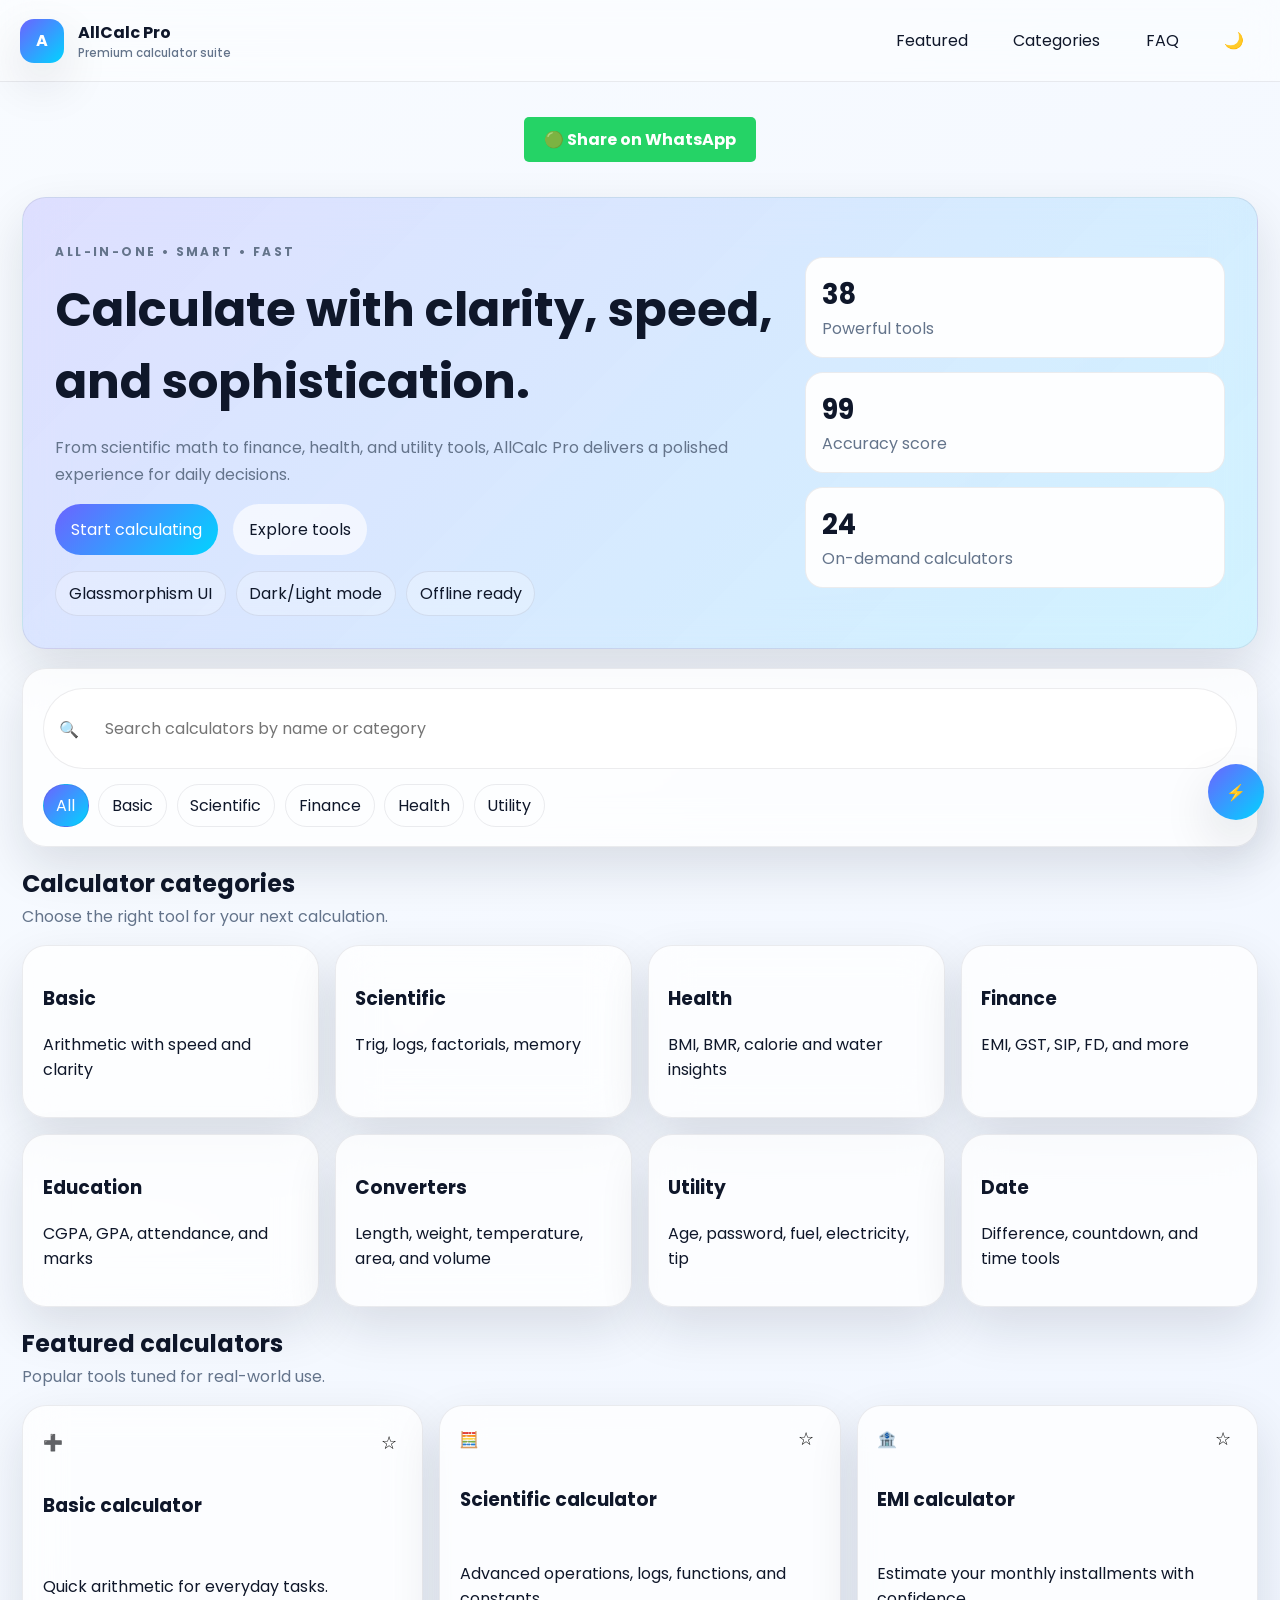
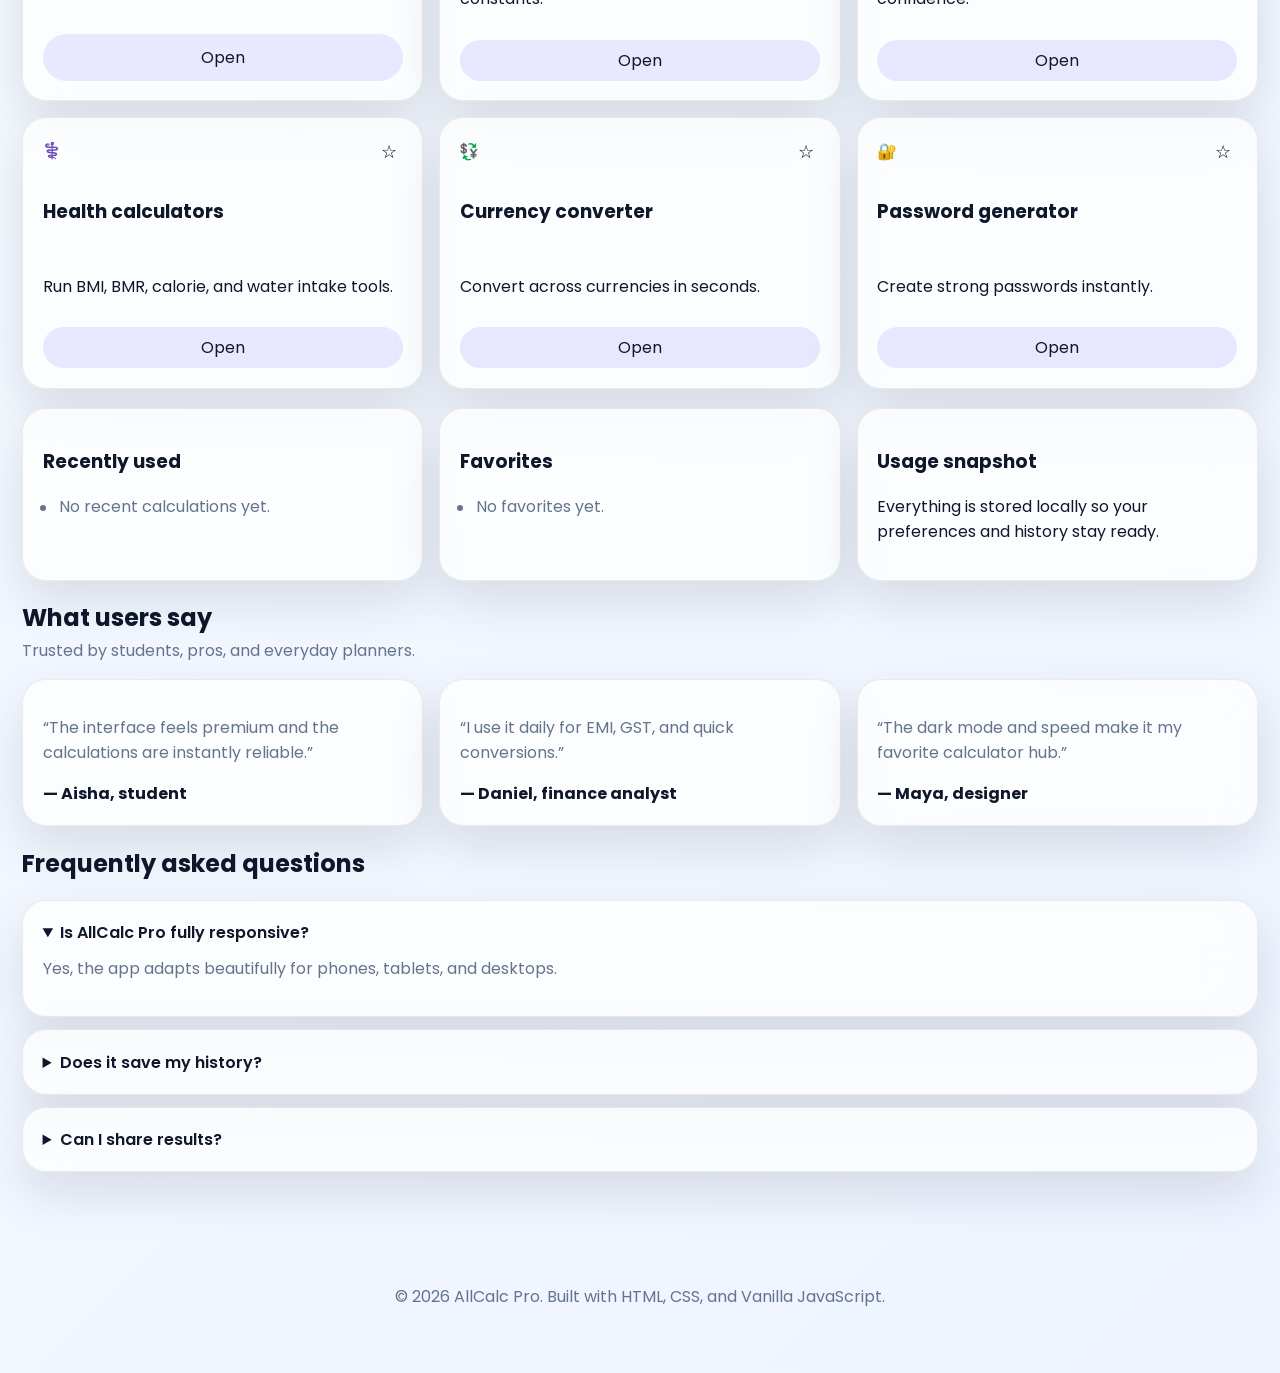
<file: AllCalc-Pro/index.html>
<!DOCTYPE html>
<html lang="en" data-theme="light">
  <head>
    <title>AllCalc Pro - Best Free Online Calculator</title>
<meta name="description" content="AllCalc Pro offers fast, accurate, and easy-to-use online calculators for daily math and basic calculations.">
<meta name="keywords" content="calculator, online calculator, free calculator, AllCalc Pro, premium calculator">
    <meta charset="UTF-8" />
    <meta name="viewport" content="width=device-width, initial-scale=1.0" />
   

    <link rel="preconnect" href="https://fonts.googleapis.com" />
    <link rel="preconnect" href="https://fonts.gstatic.com" crossorigin />
    <link href="https://fonts.googleapis.com/css2?family=Poppins:wght@300;400;500;600;700;800&display=swap" rel="stylesheet" />
    <link rel="stylesheet" href="style.css" />
  </head>
  <body>
    <button class="back-to-top" aria-label="Back to top">↑</button>
    <button class="fab" aria-label="Quick actions">⚡</button>
    <div class="toast-container" id="toast-container"></div>
    <header class="topbar">
      <a class="brand" href="#"><span class="brand-mark">A</span><span><strong>AllCalc Pro</strong><small>Premium calculator suite</small></span></a>
      <nav class="top-nav" aria-label="Primary navigation">
        <a href="#featured">Featured</a><a href="#categories">Categories</a><a href="#faq">FAQ</a><button class="theme-toggle" id="theme-toggle" aria-label="Toggle theme">🌙</button>
      </nav>
    </header>
    <main class="page-shell">
      <div style="text-align: center; margin: 15px 0;">
    <a href="https://api.whatsapp.com/send?text=Hey! Check out this awesome premium calculator: https://sam-1102-soft.github.io/premium-calculator/AllCalc-Pro/" target="_blank" style="background-color: #25D366; color: white; padding: 10px 20px; text-decoration: none; border-radius: 5px; font-weight: bold; display: inline-block;">
        🟢 Share on WhatsApp
    </a>
</div>
      <section class="hero card">
        <div>
          <p class="eyebrow">All-in-one • Smart • Fast</p>
          <h1>Calculate with clarity, speed, and sophistication.</h1>
          <p>From scientific math to finance, health, and utility tools, AllCalc Pro delivers a polished experience for daily decisions.</p>
          <div class="hero-actions"><a class="btn btn-primary" href="calculators/basic.html">Start calculating</a><a class="btn btn-secondary" href="#featured">Explore tools</a></div>
          <div class="hero-tags"><span>Glassmorphism UI</span><span>Dark/Light mode</span><span>Offline ready</span></div>
        </div>
        <div class="hero-panel"><div class="metric-card"><strong class="counter" data-target="38">0</strong><span>Powerful tools</span></div><div class="metric-card"><strong class="counter" data-target="99">0</strong><span>Accuracy score</span></div><div class="metric-card"><strong class="counter" data-target="24">0</strong><span>On-demand calculators</span></div></div>
      </section>
      <section class="search-panel card">
        <label class="search-box" for="search"><span>🔍</span><input id="search" type="search" placeholder="Search calculators by name or category" /></label>
        <div class="chip-row"><button class="chip is-active" data-filter="all">All</button><button class="chip" data-filter="Basic">Basic</button><button class="chip" data-filter="Scientific">Scientific</button><button class="chip" data-filter="Finance">Finance</button><button class="chip" data-filter="Health">Health</button><button class="chip" data-filter="Utility">Utility</button></div>
      </section>
      <section id="categories" class="section"><div class="section-heading"><h2>Calculator categories</h2><p>Choose the right tool for your next calculation.</p></div><div class="grid categories-grid"><a class="category-card" href="calculators/basic.html"><h3>Basic</h3><p>Arithmetic with speed and clarity</p></a><a class="category-card" href="calculators/scientific.html"><h3>Scientific</h3><p>Trig, logs, factorials, memory</p></a><a class="category-card" href="calculators/health.html"><h3>Health</h3><p>BMI, BMR, calorie and water insights</p></a><a class="category-card" href="calculators/emi.html"><h3>Finance</h3><p>EMI, GST, SIP, FD, and more</p></a><a class="category-card" href="calculators/cgpa.html"><h3>Education</h3><p>CGPA, GPA, attendance, and marks</p></a><a class="category-card" href="calculators/length.html"><h3>Converters</h3><p>Length, weight, temperature, area, and volume</p></a><a class="category-card" href="calculators/age.html"><h3>Utility</h3><p>Age, password, fuel, electricity, tip</p></a><a class="category-card" href="calculators/date.html"><h3>Date</h3><p>Difference, countdown, and time tools</p></a></div></section>
      <section id="featured" class="section"><div class="section-heading"><h2>Featured calculators</h2><p>Popular tools tuned for real-world use.</p></div><div class="grid calculator-grid" id="calculator-grid"><article class="calculator-card" data-name="Basic Calculator" data-category="Basic" data-url="calculators/basic.html"><div class="card-head"><span>➕</span><button class="favorite-btn" data-fav="basic">☆</button></div><h3>Basic calculator</h3><p>Quick arithmetic for everyday tasks.</p><a href="calculators/basic.html" class="btn btn-mini">Open</a></article><article class="calculator-card" data-name="Scientific Calculator" data-category="Scientific" data-url="calculators/scientific.html"><div class="card-head"><span>🧮</span><button class="favorite-btn" data-fav="scientific">☆</button></div><h3>Scientific calculator</h3><p>Advanced operations, logs, functions, and constants.</p><a href="calculators/scientific.html" class="btn btn-mini">Open</a></article><article class="calculator-card" data-name="EMI Calculator" data-category="Finance" data-url="calculators/emi.html"><div class="card-head"><span>🏦</span><button class="favorite-btn" data-fav="emi">☆</button></div><h3>EMI calculator</h3><p>Estimate your monthly installments with confidence.</p><a href="calculators/emi.html" class="btn btn-mini">Open</a></article><article class="calculator-card" data-name="Health calculators" data-category="Health" data-url="calculators/health.html"><div class="card-head"><span>⚕️</span><button class="favorite-btn" data-fav="health">☆</button></div><h3>Health calculators</h3><p>Run BMI, BMR, calorie, and water intake tools.</p><a href="calculators/health.html" class="btn btn-mini">Open</a></article><article class="calculator-card" data-name="Currency Converter" data-category="Utility" data-url="calculators/currency.html"><div class="card-head"><span>💱</span><button class="favorite-btn" data-fav="currency">☆</button></div><h3>Currency converter</h3><p>Convert across currencies in seconds.</p><a href="calculators/currency.html" class="btn btn-mini">Open</a></article><article class="calculator-card" data-name="Password Generator" data-category="Utility" data-url="calculators/password.html"><div class="card-head"><span>🔐</span><button class="favorite-btn" data-fav="password">☆</button></div><h3>Password generator</h3><p>Create strong passwords instantly.</p><a href="calculators/password.html" class="btn btn-mini">Open</a></article></div></section>
      <section id="stats" class="section stats-grid"><div class="card stat-card"><h3>Recently used</h3><ul id="recent-list"></ul></div><div class="card stat-card"><h3>Favorites</h3><ul id="favorites-list"></ul></div><div class="card stat-card"><h3>Usage snapshot</h3><p>Everything is stored locally so your preferences and history stay ready.</p></div></section>
      <section class="section"><div class="section-heading"><h2>What users say</h2><p>Trusted by students, pros, and everyday planners.</p></div><div class="grid testimonials-grid"><article class="card quote-card"><p>“The interface feels premium and the calculations are instantly reliable.”</p><strong>— Aisha, student</strong></article><article class="card quote-card"><p>“I use it daily for EMI, GST, and quick conversions.”</p><strong>— Daniel, finance analyst</strong></article><article class="card quote-card"><p>“The dark mode and speed make it my favorite calculator hub.”</p><strong>— Maya, designer</strong></article></div></section>
      <section id="faq" class="section"><div class="section-heading"><h2>Frequently asked questions</h2></div><div class="faq-list"><details class="card faq-item" open><summary>Is AllCalc Pro fully responsive?</summary><p>Yes, the app adapts beautifully for phones, tablets, and desktops.</p></details><details class="card faq-item"><summary>Does it save my history?</summary><p>Yes, your calculations and favorites are preserved locally in your browser.</p></details><details class="card faq-item"><summary>Can I share results?</summary><p>Yes, you can copy, share, print, and export your history for easy use.</p></details></div></section>
    </main>
    <footer class="footer"><p>© 2026 AllCalc Pro. Built with HTML, CSS, and Vanilla JavaScript.</p></footer>
    <script src="script.js"></script>
  </body>
</html>
</file>
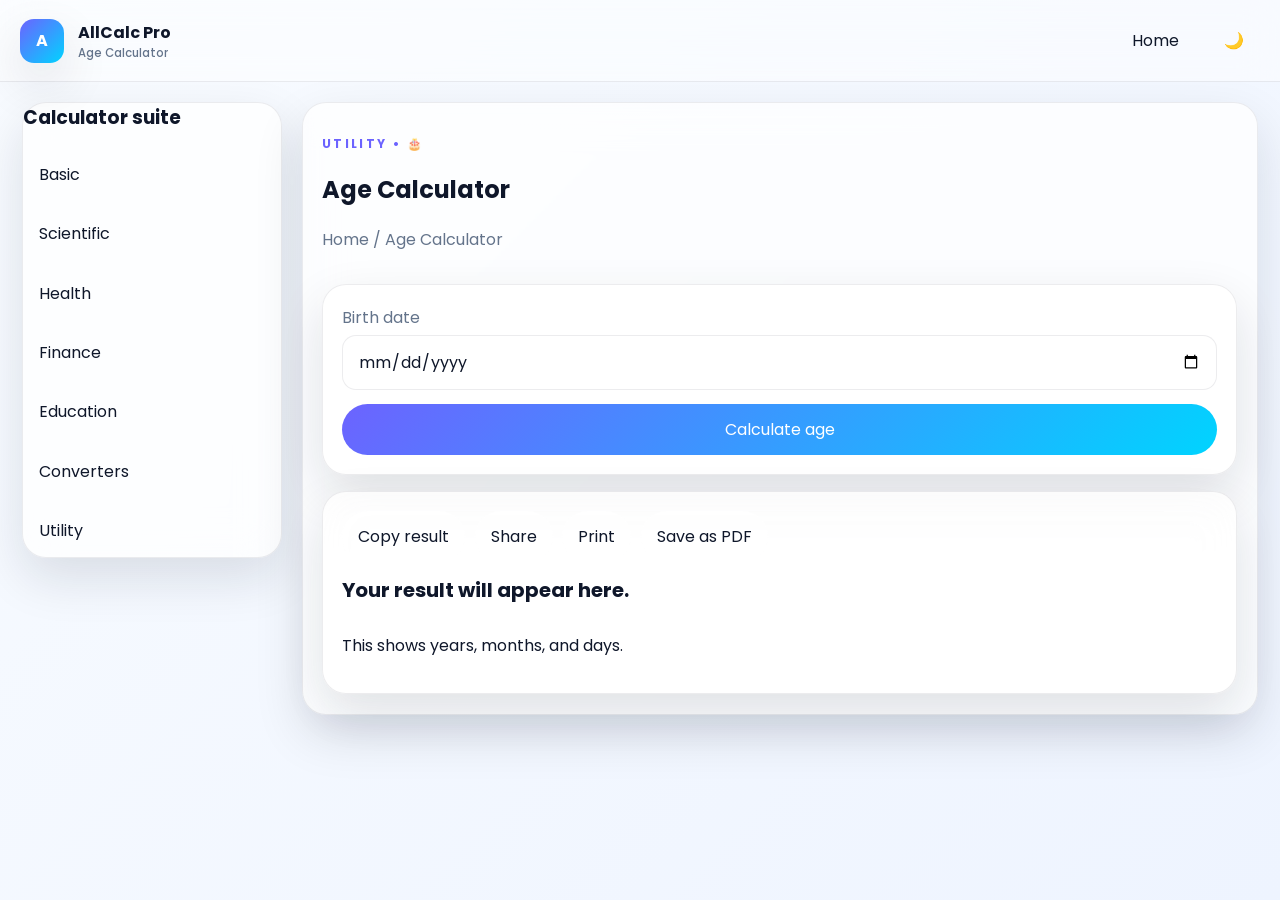
<file: AllCalc-Pro/calculators/age.html>
<!DOCTYPE html>
<html lang="en" data-theme="light">
  <head>
    <meta charset="UTF-8" />
    <meta name="viewport" content="width=device-width, initial-scale=1.0" />
    <title>Age Calculator | AllCalc Pro</title>
    <link rel="preconnect" href="https://fonts.googleapis.com" />
    <link rel="preconnect" href="https://fonts.gstatic.com" crossorigin />
    <link href="https://fonts.googleapis.com/css2?family=Poppins:wght@300;400;500;600;700&display=swap" rel="stylesheet" />
    <link rel="stylesheet" href="../style.css" />
  </head>
  <body data-page="age">
    <div class="toast-container" id="toast-container"></div>
    <header class="topbar">
      <a class="brand" href="../index.html"><span class="brand-mark">A</span><span><strong>AllCalc Pro</strong><small>Age Calculator</small></span></a>
      <nav class="top-nav" aria-label="Calculator navigation"><a href="../index.html">Home</a><button class="theme-toggle" id="theme-toggle" aria-label="Toggle theme">🌙</button></nav>
    </header>
    <main class="page-shell has-sidebar">
      <aside class="sidebar"><div class="sidebar-card"><h3>Calculator suite</h3><a class="nav-link" href="basic.html">Basic</a><a class="nav-link" href="scientific.html">Scientific</a><a class="nav-link" href="health.html">Health</a><a class="nav-link" href="emi.html">Finance</a><a class="nav-link" href="cgpa.html">Education</a><a class="nav-link" href="length.html">Converters</a><a class="nav-link" href="age.html">Utility</a></div></aside>
      <section class="calc-shell">
        <div class="page-intro"><div><p class="eyebrow">Utility • 🎂</p><h1>Age Calculator</h1><p class="breadcrumbs"><a href="../index.html">Home</a> / Age Calculator</p></div></div>
        <form class="calc-shell"><div class="form-grid"><label>Birth date <input id="birth-date" type="date" required /></label><button class="btn btn-primary" type="submit">Calculate age</button></div></form>
        <div class="result-card"><div class="result-actions"><button class="btn btn-secondary copy-result" type="button">Copy result</button><button class="btn btn-secondary share-result" type="button">Share</button><button class="btn btn-secondary print-result" type="button">Print</button><button class="btn btn-secondary pdf-result" type="button">Save as PDF</button></div><div class="result" id="result-output">Your result will appear here.</div><p>This shows years, months, and days.</p></div>
      </section>
    </main>
    <script src="../js/calculators.js"></script>
    <script src="../script.js"></script>
  </body>
</html>
</file>
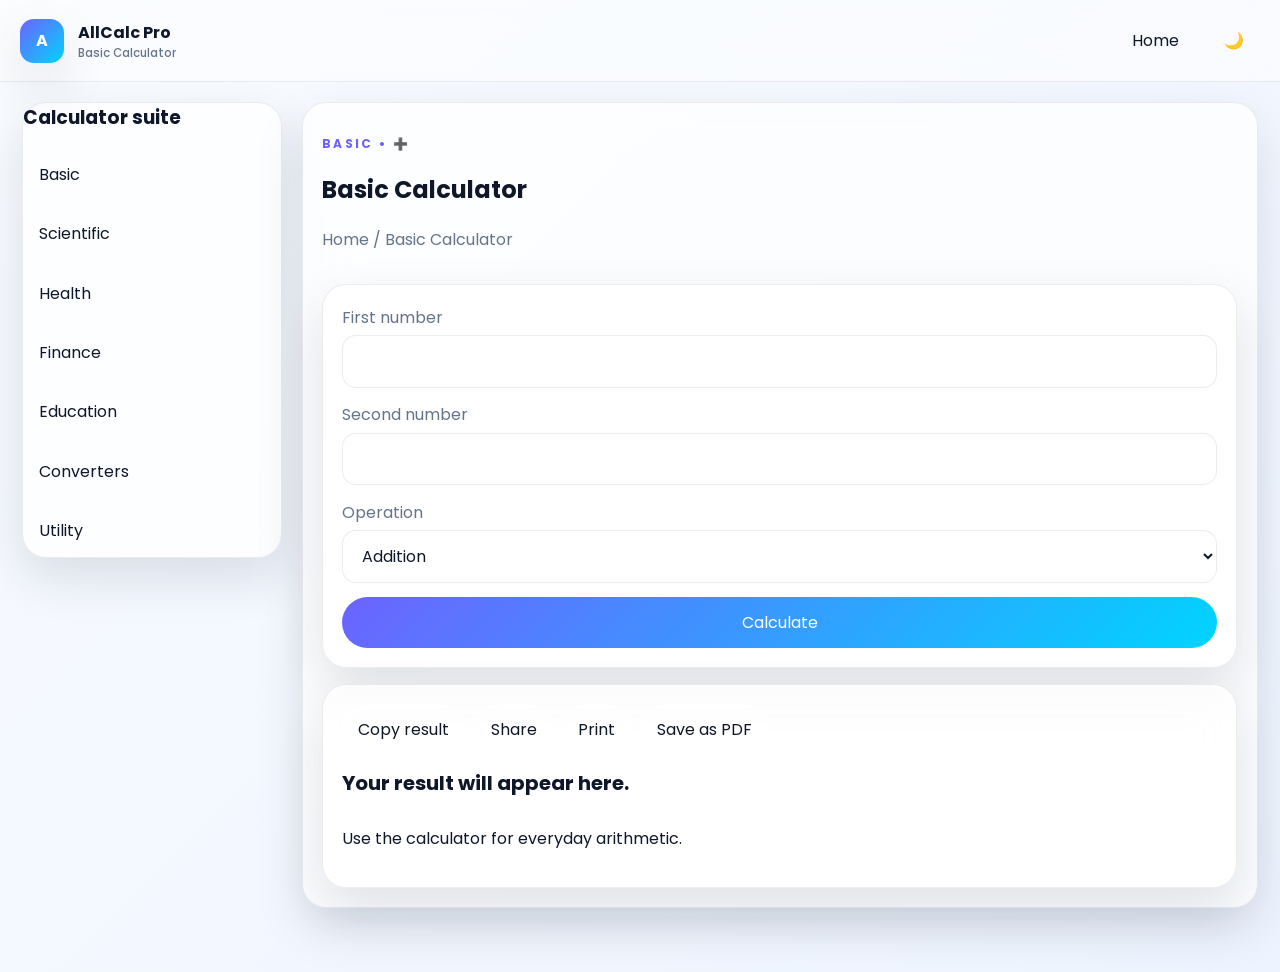
<file: AllCalc-Pro/calculators/basic.html>
<!DOCTYPE html>
<html lang="en" data-theme="light">
  <head>
    <meta charset="UTF-8" />
    <meta name="viewport" content="width=device-width, initial-scale=1.0" />
    <title>Basic Calculator | AllCalc Pro</title>
    <meta name="description" content="Fast arithmetic with addition, subtraction, multiplication, division, modulus, and percentages." />
    <link rel="preconnect" href="https://fonts.googleapis.com" />
    <link rel="preconnect" href="https://fonts.gstatic.com" crossorigin />
    <link href="https://fonts.googleapis.com/css2?family=Poppins:wght@300;400;500;600;700&display=swap" rel="stylesheet" />
    <link rel="stylesheet" href="../style.css" />
  </head>
  <body data-page="basic">
    <div class="toast-container" id="toast-container"></div>
    <header class="topbar">
      <a class="brand" href="../index.html"><span class="brand-mark">A</span><span><strong>AllCalc Pro</strong><small>Basic Calculator</small></span></a>
      <nav class="top-nav" aria-label="Calculator navigation"><a href="../index.html">Home</a><button class="theme-toggle" id="theme-toggle" aria-label="Toggle theme">🌙</button></nav>
    </header>
    <main class="page-shell has-sidebar">
      <aside class="sidebar"><div class="sidebar-card"><h3>Calculator suite</h3><a class="nav-link" href="basic.html">Basic</a><a class="nav-link" href="scientific.html">Scientific</a><a class="nav-link" href="health.html">Health</a><a class="nav-link" href="emi.html">Finance</a><a class="nav-link" href="cgpa.html">Education</a><a class="nav-link" href="length.html">Converters</a><a class="nav-link" href="age.html">Utility</a></div></aside>
      <section class="calc-shell">
        <div class="page-intro"><div><p class="eyebrow">Basic • ➕</p><h1>Basic Calculator</h1><p class="breadcrumbs"><a href="../index.html">Home</a> / Basic Calculator</p></div></div>
        <form class="calc-shell" id="basic-form"><div class="form-grid"><label>First number <input id="num-a" type="number" step="any" required /></label><label>Second number <input id="num-b" type="number" step="any" required /></label><label>Operation <select id="operation"><option value="+">Addition</option><option value="-">Subtraction</option><option value="*">Multiplication</option><option value="/">Division</option><option value="%">Percentage</option><option value="mod">Modulus</option></select></label><button class="btn btn-primary" type="submit">Calculate</button></div></form>
        <div class="result-card"><div class="result-actions"><button class="btn btn-secondary copy-result" type="button">Copy result</button><button class="btn btn-secondary share-result" type="button">Share</button><button class="btn btn-secondary print-result" type="button">Print</button><button class="btn btn-secondary pdf-result" type="button">Save as PDF</button></div><div class="result" id="result-output">Your result will appear here.</div><p>Use the calculator for everyday arithmetic.</p></div>
      </section>
    </main>
    <script src="../js/calculators.js"></script>
    <script src="../script.js"></script>
  </body>
</html>
</file>
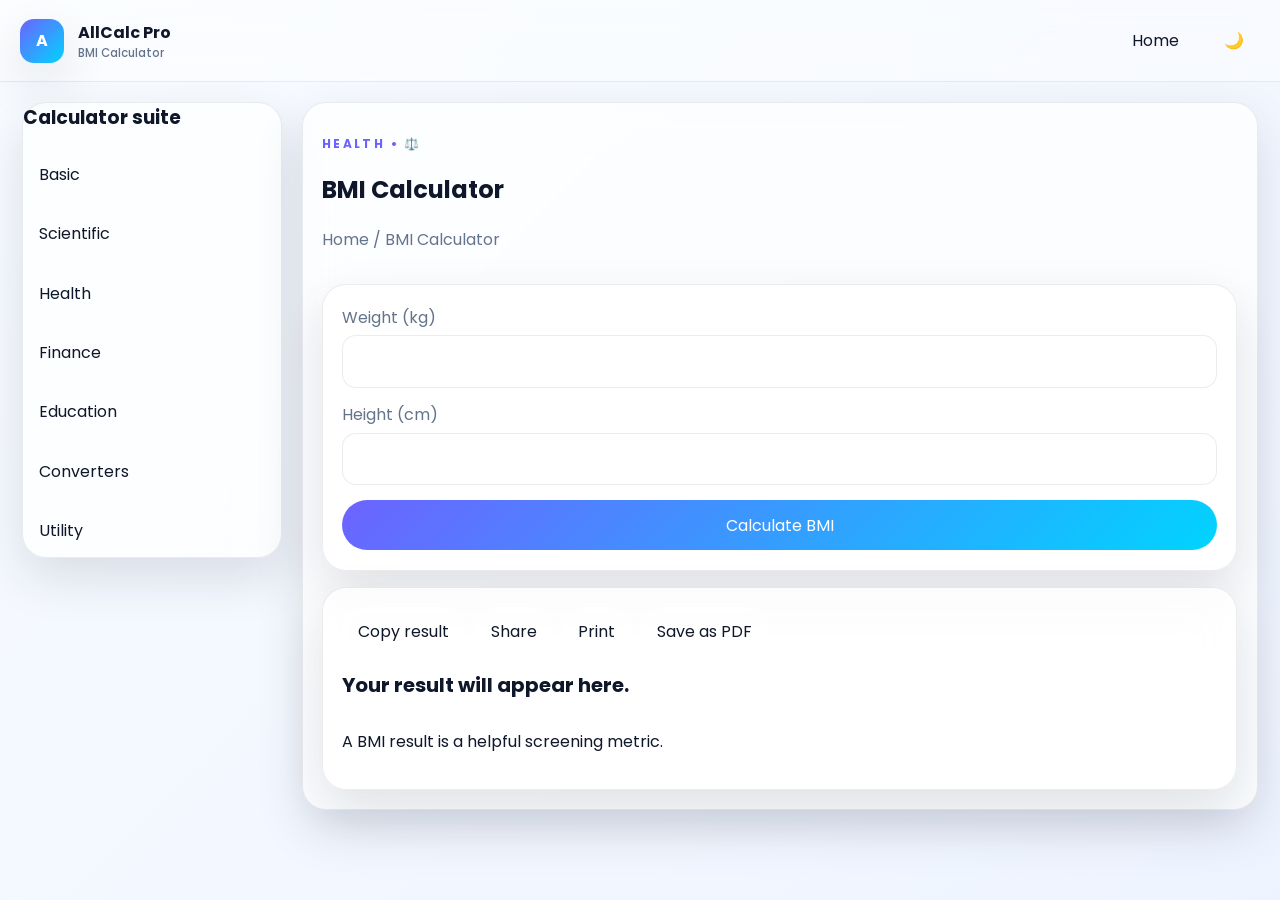
<file: AllCalc-Pro/calculators/bmi.html>
<!DOCTYPE html>
<html lang="en" data-theme="light">
  <head>
    <meta charset="UTF-8" />
    <meta name="viewport" content="width=device-width, initial-scale=1.0" />
    <title>BMI Calculator | AllCalc Pro</title>
    <link rel="preconnect" href="https://fonts.googleapis.com" />
    <link rel="preconnect" href="https://fonts.gstatic.com" crossorigin />
    <link href="https://fonts.googleapis.com/css2?family=Poppins:wght@300;400;500;600;700&display=swap" rel="stylesheet" />
    <link rel="stylesheet" href="../style.css" />
  </head>
  <body data-page="bmi">
    <div class="toast-container" id="toast-container"></div>
    <header class="topbar">
      <a class="brand" href="../index.html"><span class="brand-mark">A</span><span><strong>AllCalc Pro</strong><small>BMI Calculator</small></span></a>
      <nav class="top-nav" aria-label="Calculator navigation"><a href="../index.html">Home</a><button class="theme-toggle" id="theme-toggle" aria-label="Toggle theme">🌙</button></nav>
    </header>
    <main class="page-shell has-sidebar">
      <aside class="sidebar"><div class="sidebar-card"><h3>Calculator suite</h3><a class="nav-link" href="basic.html">Basic</a><a class="nav-link" href="scientific.html">Scientific</a><a class="nav-link" href="health.html">Health</a><a class="nav-link" href="emi.html">Finance</a><a class="nav-link" href="cgpa.html">Education</a><a class="nav-link" href="length.html">Converters</a><a class="nav-link" href="age.html">Utility</a></div></aside>
      <section class="calc-shell">
        <div class="page-intro"><div><p class="eyebrow">Health • ⚖️</p><h1>BMI Calculator</h1><p class="breadcrumbs"><a href="../index.html">Home</a> / BMI Calculator</p></div></div>
        <form class="calc-shell"><div class="form-grid"><label>Weight (kg) <input id="weight" type="number" step="any" required /></label><label>Height (cm) <input id="height" type="number" step="any" required /></label><button class="btn btn-primary" type="submit">Calculate BMI</button></div></form>
        <div class="result-card"><div class="result-actions"><button class="btn btn-secondary copy-result" type="button">Copy result</button><button class="btn btn-secondary share-result" type="button">Share</button><button class="btn btn-secondary print-result" type="button">Print</button><button class="btn btn-secondary pdf-result" type="button">Save as PDF</button></div><div class="result" id="result-output">Your result will appear here.</div><p>A BMI result is a helpful screening metric.</p></div>
      </section>
    </main>
    <script src="../js/calculators.js"></script>
    <script src="../script.js"></script>
  </body>
</html>
</file>
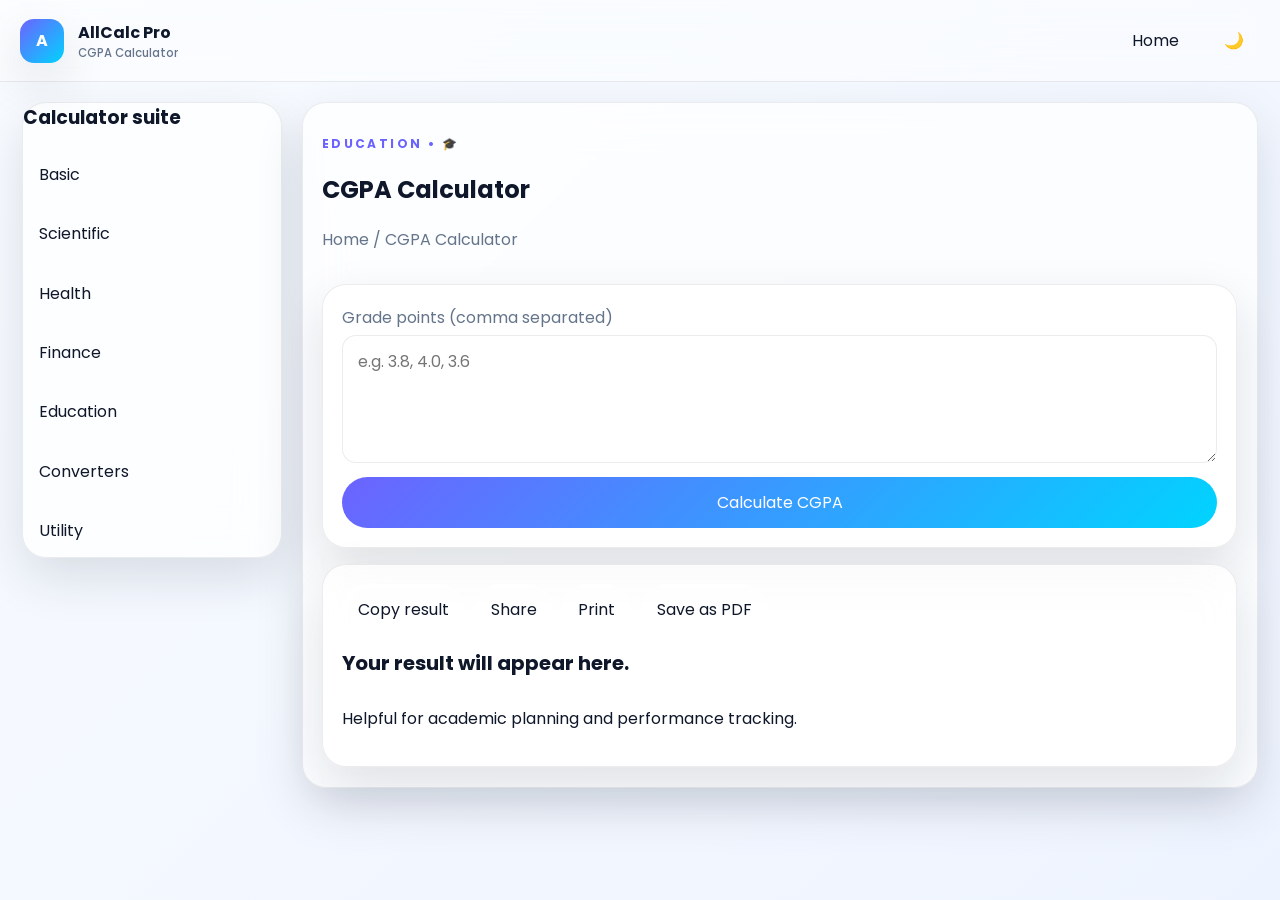
<file: AllCalc-Pro/calculators/cgpa.html>
<!DOCTYPE html>
<html lang="en" data-theme="light">
  <head>
    <meta charset="UTF-8" />
    <meta name="viewport" content="width=device-width, initial-scale=1.0" />
    <title>CGPA Calculator | AllCalc Pro</title>
    <link rel="preconnect" href="https://fonts.googleapis.com" />
    <link rel="preconnect" href="https://fonts.gstatic.com" crossorigin />
    <link href="https://fonts.googleapis.com/css2?family=Poppins:wght@300;400;500;600;700&display=swap" rel="stylesheet" />
    <link rel="stylesheet" href="../style.css" />
  </head>
  <body data-page="cgpa">
    <div class="toast-container" id="toast-container"></div>
    <header class="topbar">
      <a class="brand" href="../index.html"><span class="brand-mark">A</span><span><strong>AllCalc Pro</strong><small>CGPA Calculator</small></span></a>
      <nav class="top-nav" aria-label="Calculator navigation"><a href="../index.html">Home</a><button class="theme-toggle" id="theme-toggle" aria-label="Toggle theme">🌙</button></nav>
    </header>
    <main class="page-shell has-sidebar">
      <aside class="sidebar"><div class="sidebar-card"><h3>Calculator suite</h3><a class="nav-link" href="basic.html">Basic</a><a class="nav-link" href="scientific.html">Scientific</a><a class="nav-link" href="health.html">Health</a><a class="nav-link" href="emi.html">Finance</a><a class="nav-link" href="cgpa.html">Education</a><a class="nav-link" href="length.html">Converters</a><a class="nav-link" href="age.html">Utility</a></div></aside>
      <section class="calc-shell">
        <div class="page-intro"><div><p class="eyebrow">Education • 🎓</p><h1>CGPA Calculator</h1><p class="breadcrumbs"><a href="../index.html">Home</a> / CGPA Calculator</p></div></div>
        <form class="calc-shell"><div class="form-grid"><label>Grade points (comma separated) <textarea id="cgpa-input" rows="4" placeholder="e.g. 3.8, 4.0, 3.6"></textarea></label><button class="btn btn-primary" type="submit">Calculate CGPA</button></div></form>
        <div class="result-card"><div class="result-actions"><button class="btn btn-secondary copy-result" type="button">Copy result</button><button class="btn btn-secondary share-result" type="button">Share</button><button class="btn btn-secondary print-result" type="button">Print</button><button class="btn btn-secondary pdf-result" type="button">Save as PDF</button></div><div class="result" id="result-output">Your result will appear here.</div><p>Helpful for academic planning and performance tracking.</p></div>
      </section>
    </main>
    <script src="../js/calculators.js"></script>
    <script src="../script.js"></script>
  </body>
</html>
</file>
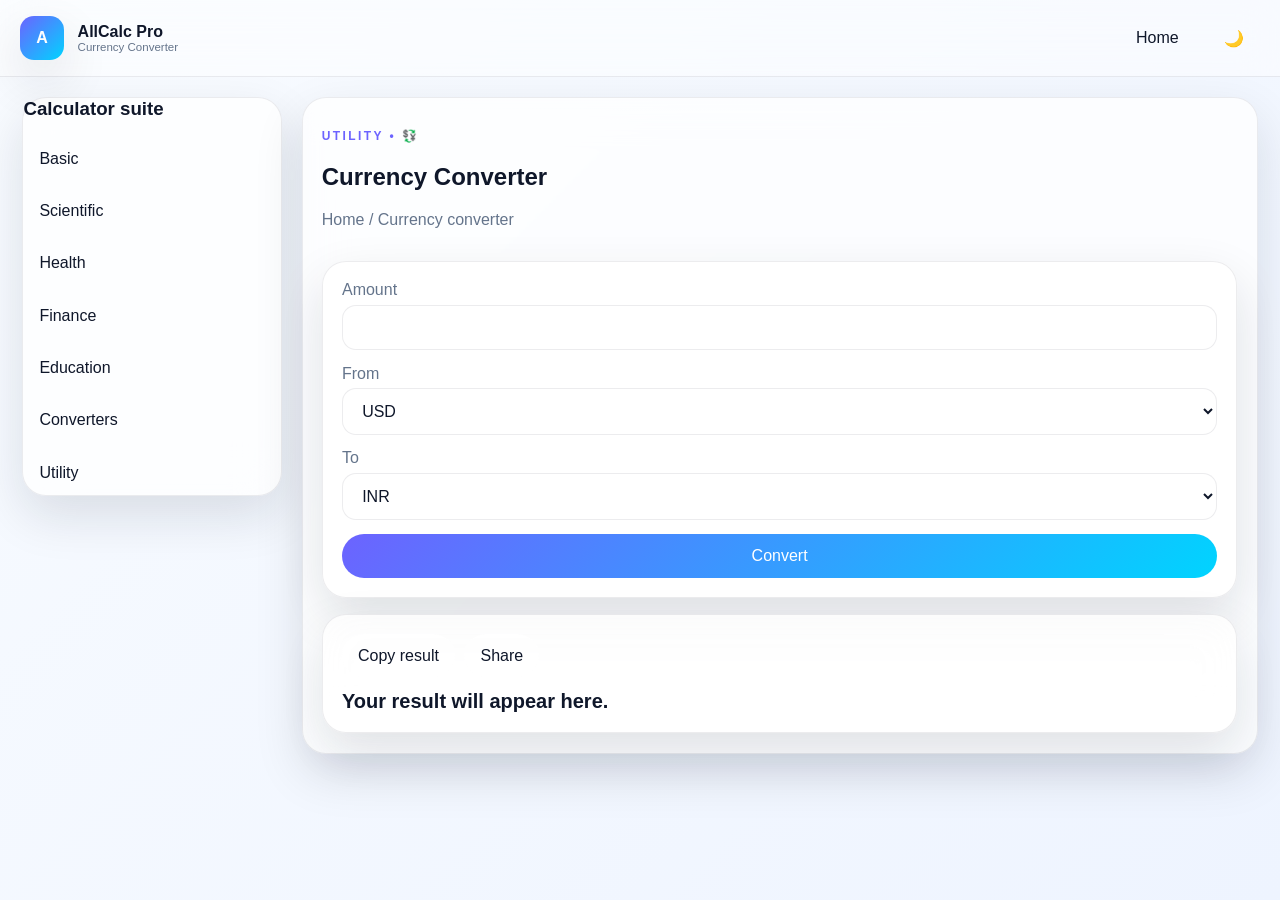
<file: AllCalc-Pro/calculators/currency.html>
<!DOCTYPE html>
<html lang="en" data-theme="light">
  <head>
    <meta charset="utf-8" />
    <meta name="viewport" content="width=device-width,initial-scale=1" />
    <title>Currency Converter | AllCalc Pro</title>
    <link rel="stylesheet" href="../style.css" />
  </head>
  <body data-page="currency">
    <div class="toast-container" id="toast-container"></div>
    <header class="topbar"><a class="brand" href="../index.html"><span class="brand-mark">A</span><span><strong>AllCalc Pro</strong><small>Currency Converter</small></span></a><nav class="top-nav"><a href="../index.html">Home</a><button class="theme-toggle" id="theme-toggle">🌙</button></nav></header>
    <main class="page-shell has-sidebar">
      <aside class="sidebar"><div class="sidebar-card"><h3>Calculator suite</h3><a class="nav-link" href="basic.html">Basic</a><a class="nav-link" href="scientific.html">Scientific</a><a class="nav-link" href="health.html">Health</a><a class="nav-link" href="emi.html">Finance</a><a class="nav-link" href="cgpa.html">Education</a><a class="nav-link" href="length.html">Converters</a><a class="nav-link" href="age.html">Utility</a></div></aside>
      <section class="calc-shell">
        <div class="page-intro"><div><p class="eyebrow">Utility • 💱</p><h1>Currency Converter</h1><p class="breadcrumbs"><a href="../index.html">Home</a> / Currency converter</p></div></div>
        <form class="calc-shell">
          <div class="form-grid">
            <label>Amount <input id="amount" type="number" step="any" required /></label>
            <label>From <select id="from-currency"><option value="USD">USD</option><option value="EUR">EUR</option><option value="GBP">GBP</option><option value="INR">INR</option><option value="JPY">JPY</option></select></label>
            <label>To <select id="to-currency"><option value="INR">INR</option><option value="USD">USD</option><option value="EUR">EUR</option><option value="GBP">GBP</option><option value="JPY">JPY</option></select></label>
            <button class="btn btn-primary" type="submit">Convert</button>
          </div>
        </form>
        <div class="result-card"><div class="result-actions"><button class="btn btn-secondary copy-result">Copy result</button><button class="btn btn-secondary share-result">Share</button></div><div class="result" id="result-output">Your result will appear here.</div></div>
      </section>
    </main>
    <script src="../js/calculators.js"></script>
    <script src="../script.js"></script>
  </body>
</html>
</file>
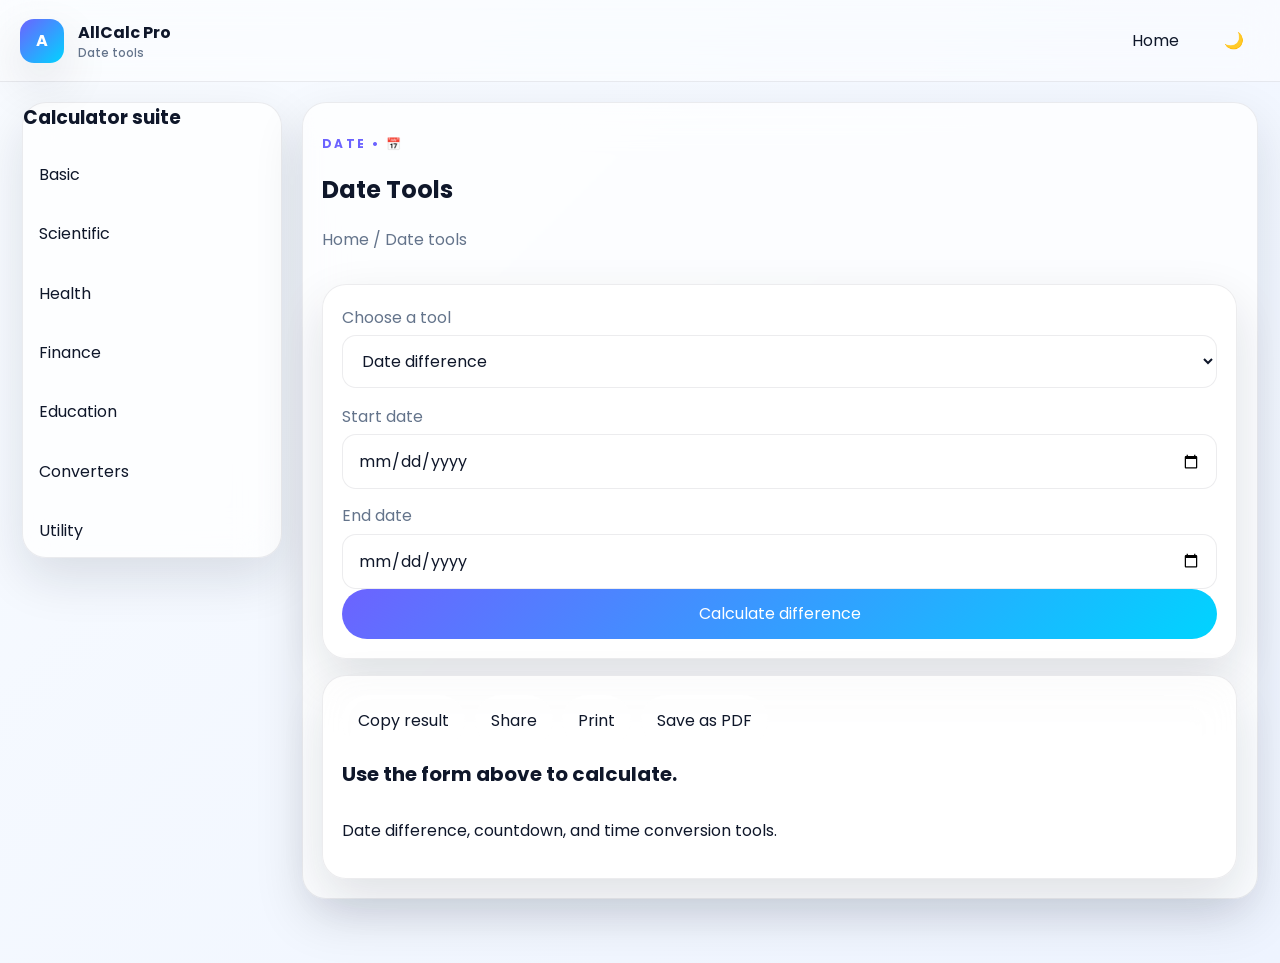
<file: AllCalc-Pro/calculators/date.html>
<!DOCTYPE html>
<html lang="en" data-theme="light">
  <head>
    <meta charset="UTF-8" />
    <meta name="viewport" content="width=device-width, initial-scale=1.0" />
    <title>Date Tools | AllCalc Pro</title>
    <link rel="preconnect" href="https://fonts.googleapis.com" />
    <link rel="preconnect" href="https://fonts.gstatic.com" crossorigin />
    <link href="https://fonts.googleapis.com/css2?family=Poppins:wght@300;400;500;600;700&display=swap" rel="stylesheet" />
    <link rel="stylesheet" href="../style.css" />
  </head>
  <body data-page="date">
    <div class="toast-container" id="toast-container"></div>
    <header class="topbar">
      <a class="brand" href="../index.html"><span class="brand-mark">A</span><span><strong>AllCalc Pro</strong><small>Date tools</small></span></a>
      <nav class="top-nav" aria-label="Calculator navigation"><a href="../index.html">Home</a><button class="theme-toggle" id="theme-toggle" aria-label="Toggle theme">🌙</button></nav>
    </header>
    <main class="page-shell has-sidebar">
      <aside class="sidebar"><div class="sidebar-card"><h3>Calculator suite</h3><a class="nav-link" href="basic.html">Basic</a><a class="nav-link" href="scientific.html">Scientific</a><a class="nav-link" href="health.html">Health</a><a class="nav-link" href="emi.html">Finance</a><a class="nav-link" href="cgpa.html">Education</a><a class="nav-link" href="length.html">Converters</a><a class="nav-link" href="age.html">Utility</a></div></aside>
      <section class="calc-shell">
        <div class="page-intro"><div><p class="eyebrow">Date • 📅</p><h1>Date Tools</h1><p class="breadcrumbs"><a href="../index.html">Home</a> / Date tools</p></div></div>
        <form class="calc-shell">
          <div class="form-grid">
            <label>Choose a tool
              <select id="date-tool">
                <option value="difference">Date difference</option>
                <option value="countdown">Countdown</option>
                <option value="time">Time converter</option>
              </select>
            </label>
          </div>

          <div class="date-tool-section" data-tool="difference">
            <div class="form-grid">
              <label>Start date <input id="start-date" type="date" required /></label>
              <label>End date <input id="end-date" type="date" required /></label>
            </div>
            <div class="form-grid"><button class="btn btn-primary" type="submit">Calculate difference</button></div>
          </div>

          <div class="date-tool-section" data-tool="countdown" hidden>
            <div class="form-grid">
              <label>Target date & time <input id="countdown-target" type="datetime-local" required /></label>
            </div>
            <div class="form-grid"><button class="btn btn-primary" type="submit">Start countdown</button></div>
          </div>

          <div class="date-tool-section" data-tool="time" hidden>
            <div class="form-grid">
              <label>Value <input id="time-value" type="number" step="any" required /></label>
              <label>Unit <select id="time-unit"><option value="seconds">Seconds</option><option value="minutes">Minutes</option><option value="hours">Hours</option><option value="days">Days</option></select></label>
            </div>
            <div class="form-grid"><button class="btn btn-primary" type="submit">Convert to seconds</button></div>
          </div>
        </form>

        <div class="result-card"><div class="result-actions"><button class="btn btn-secondary copy-result" type="button">Copy result</button><button class="btn btn-secondary share-result" type="button">Share</button><button class="btn btn-secondary print-result" type="button">Print</button><button class="btn btn-secondary pdf-result" type="button">Save as PDF</button></div><div class="result" id="result-output">Use the form above to calculate.</div><p>Date difference, countdown, and time conversion tools.</p></div>
      </section>
    </main>
    <script src="../js/calculators.js"></script>
    <script src="../script.js"></script>
  </body>
</html>
</file>
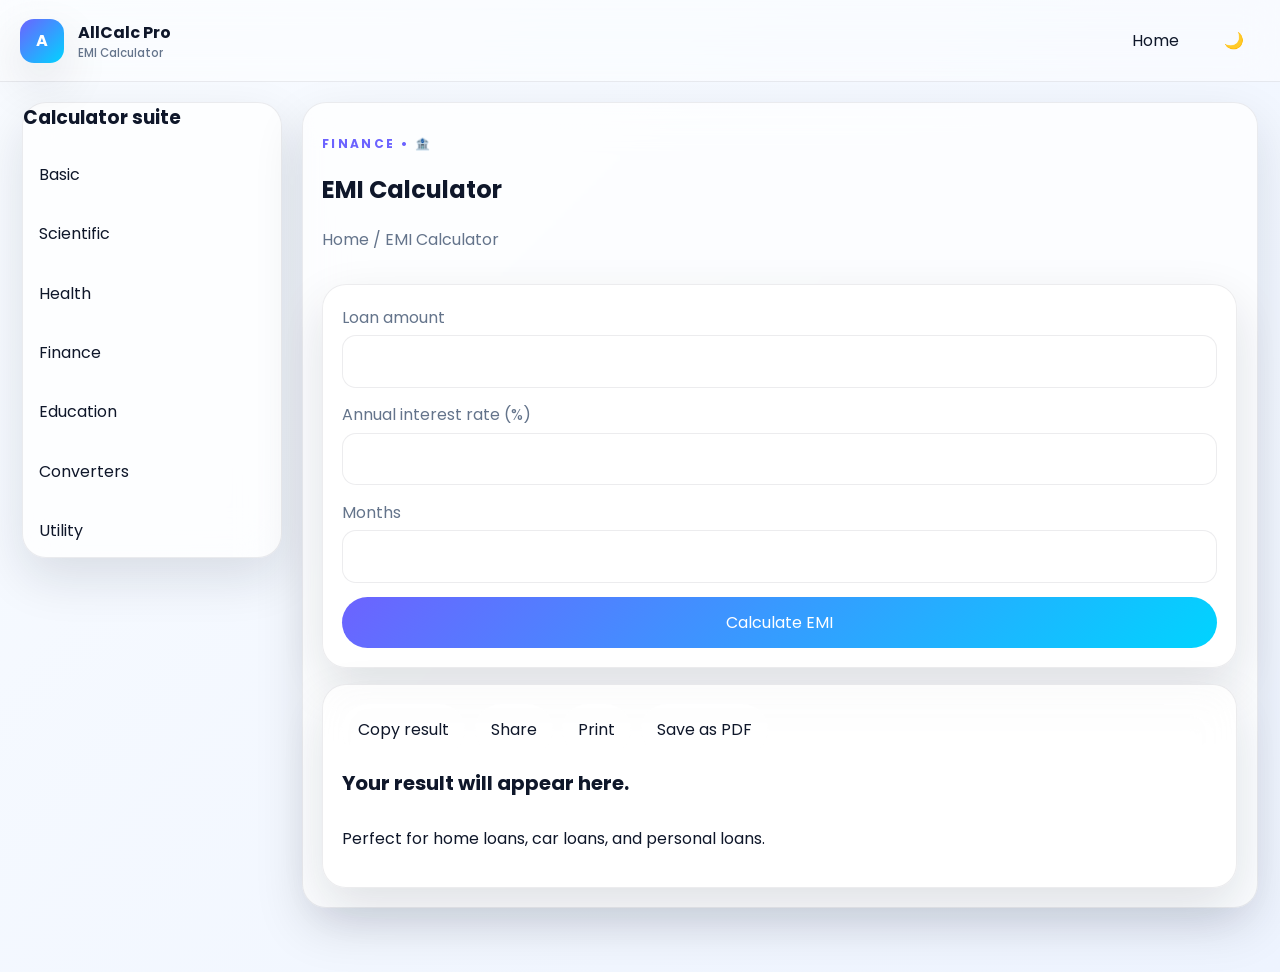
<file: AllCalc-Pro/calculators/emi.html>
<!DOCTYPE html>
<html lang="en" data-theme="light">
  <head>
    <meta charset="UTF-8" />
    <meta name="viewport" content="width=device-width, initial-scale=1.0" />
    <title>EMI Calculator | AllCalc Pro</title>
    <link rel="preconnect" href="https://fonts.googleapis.com" />
    <link rel="preconnect" href="https://fonts.gstatic.com" crossorigin />
    <link href="https://fonts.googleapis.com/css2?family=Poppins:wght@300;400;500;600;700&display=swap" rel="stylesheet" />
    <link rel="stylesheet" href="../style.css" />
  </head>
  <body data-page="emi">
    <div class="toast-container" id="toast-container"></div>
    <header class="topbar">
      <a class="brand" href="../index.html"><span class="brand-mark">A</span><span><strong>AllCalc Pro</strong><small>EMI Calculator</small></span></a>
      <nav class="top-nav" aria-label="Calculator navigation"><a href="../index.html">Home</a><button class="theme-toggle" id="theme-toggle" aria-label="Toggle theme">🌙</button></nav>
    </header>
    <main class="page-shell has-sidebar">
      <aside class="sidebar"><div class="sidebar-card"><h3>Calculator suite</h3><a class="nav-link" href="basic.html">Basic</a><a class="nav-link" href="scientific.html">Scientific</a><a class="nav-link" href="health.html">Health</a><a class="nav-link" href="emi.html">Finance</a><a class="nav-link" href="cgpa.html">Education</a><a class="nav-link" href="length.html">Converters</a><a class="nav-link" href="age.html">Utility</a></div></aside>
      <section class="calc-shell">
        <div class="page-intro"><div><p class="eyebrow">Finance • 🏦</p><h1>EMI Calculator</h1><p class="breadcrumbs"><a href="../index.html">Home</a> / EMI Calculator</p></div></div>
        <form class="calc-shell"><div class="form-grid"><label>Loan amount <input id="loan-amount" type="number" step="any" required /></label><label>Annual interest rate (%) <input id="interest-rate" type="number" step="any" required /></label><label>Months <input id="months" type="number" required /></label><button class="btn btn-primary" type="submit">Calculate EMI</button></div></form>
        <div class="result-card"><div class="result-actions"><button class="btn btn-secondary copy-result" type="button">Copy result</button><button class="btn btn-secondary share-result" type="button">Share</button><button class="btn btn-secondary print-result" type="button">Print</button><button class="btn btn-secondary pdf-result" type="button">Save as PDF</button></div><div class="result" id="result-output">Your result will appear here.</div><p>Perfect for home loans, car loans, and personal loans.</p></div>
      </section>
    </main>
    <script src="../js/calculators.js"></script>
    <script src="../script.js"></script>
  </body>
</html>
</file>
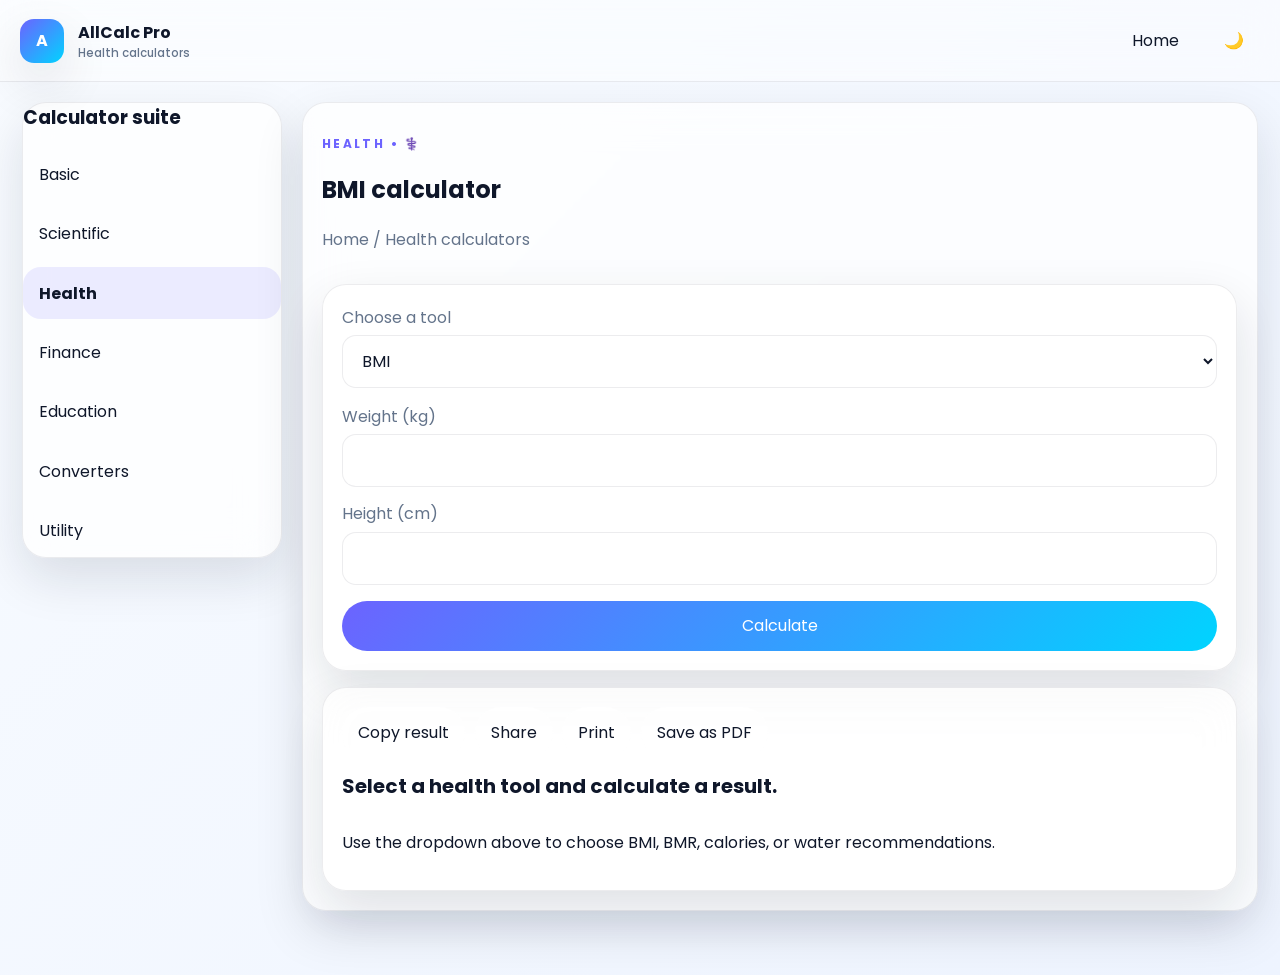
<file: AllCalc-Pro/calculators/health.html>
<!DOCTYPE html>
<html lang="en" data-theme="light">
  <head>
    <meta charset="UTF-8" />
    <meta name="viewport" content="width=device-width, initial-scale=1.0" />
    <title>Health Calculators | AllCalc Pro</title>
    <meta name="description" content="Health calculators for BMI, BMR, calories, and water intake." />
    <link rel="preconnect" href="https://fonts.googleapis.com" />
    <link rel="preconnect" href="https://fonts.gstatic.com" crossorigin />
    <link href="https://fonts.googleapis.com/css2?family=Poppins:wght@300;400;500;600;700&display=swap" rel="stylesheet" />
    <link rel="stylesheet" href="../style.css" />
  </head>
  <body data-page="health">
    <div class="toast-container" id="toast-container"></div>
    <header class="topbar">
      <a class="brand" href="../index.html"><span class="brand-mark">A</span><span><strong>AllCalc Pro</strong><small>Health calculators</small></span></a>
      <nav class="top-nav" aria-label="Calculator navigation"><a href="../index.html">Home</a><button class="theme-toggle" id="theme-toggle" aria-label="Toggle theme">🌙</button></nav>
    </header>
    <main class="page-shell has-sidebar">
      <aside class="sidebar">
        <div class="sidebar-card">
          <h3>Calculator suite</h3>
          <a class="nav-link" href="basic.html">Basic</a>
          <a class="nav-link" href="scientific.html">Scientific</a>
          <a class="nav-link active" href="health.html">Health</a>
          <a class="nav-link" href="emi.html">Finance</a>
          <a class="nav-link" href="cgpa.html">Education</a>
          <a class="nav-link" href="length.html">Converters</a>
          <a class="nav-link" href="age.html">Utility</a>
        </div>
      </aside>
      <section class="calc-shell">
        <div class="page-intro">
          <div>
            <p class="eyebrow">Health • ⚕️</p>
            <h1>Health calculators</h1>
            <p class="breadcrumbs"><a href="../index.html">Home</a> / Health calculators</p>
          </div>
        </div>
        <form class="calc-shell" id="health-form">
          <div class="form-grid">
            <label>
              Choose a tool
              <select id="health-tool">
                <option value="bmi">BMI</option>
                <option value="bmr">BMR</option>
                <option value="calories">Calorie insights</option>
                <option value="water">Water intake</option>
              </select>
            </label>
          </div>
          <div class="health-tool-section" data-tool="bmi">
            <div class="form-grid">
              <label>Weight (kg) <input id="weight" type="number" step="any" required /></label>
              <label>Height (cm) <input id="height" type="number" step="any" required /></label>
            </div>
          </div>
          <div class="health-tool-section" data-tool="bmr" hidden>
            <div class="form-grid">
              <label>Weight (kg) <input id="bmr-weight" type="number" step="any" required /></label>
              <label>Height (cm) <input id="bmr-height" type="number" step="any" required /></label>
              <label>Age <input id="bmr-age" type="number" required /></label>
              <label>Gender <select id="bmr-gender"><option value="male">Male</option><option value="female">Female</option></select></label>
              <label>Activity factor <select id="activity"><option value="1.2">Sedentary</option><option value="1.375">Light</option><option value="1.55">Moderate</option><option value="1.725">Active</option><option value="1.9">Very active</option></select></label>
            </div>
          </div>
          <div class="health-tool-section" data-tool="calories" hidden>
            <div class="form-grid">
              <label>Weight (kg) <input id="calorie-weight" type="number" step="any" required /></label>
              <label>Height (cm) <input id="calorie-height" type="number" step="any" required /></label>
              <label>Age <input id="calorie-age" type="number" required /></label>
              <label>Gender <select id="calorie-gender"><option value="male">Male</option><option value="female">Female</option></select></label>
              <label>Activity factor <select id="calorie-activity"><option value="1.2">Sedentary</option><option value="1.375">Light</option><option value="1.55">Moderate</option><option value="1.725">Active</option><option value="1.9">Very active</option></select></label>
            </div>
          </div>
          <div class="health-tool-section" data-tool="water" hidden>
            <div class="form-grid">
              <label>Weight (kg) <input id="water-weight" type="number" step="any" required /></label>
              <label>Exercise minutes/day <input id="water-activity" type="number" step="any" placeholder="Optional" /></label>
            </div>
          </div>
          <button class="btn btn-primary" type="submit">Calculate</button>
        </form>
        <div class="result-card">
          <div class="result-actions">
            <button class="btn btn-secondary copy-result" type="button">Copy result</button>
            <button class="btn btn-secondary share-result" type="button">Share</button>
            <button class="btn btn-secondary print-result" type="button">Print</button>
            <button class="btn btn-secondary pdf-result" type="button">Save as PDF</button>
          </div>
          <div class="result" id="result-output">Select a health tool and calculate a result.</div>
          <p>Use the dropdown above to choose BMI, BMR, calories, or water recommendations.</p>
        </div>
      </section>
    </main>
    <script src="../js/calculators.js"></script>
    <script src="../script.js"></script>
  </body>
</html>
</file>
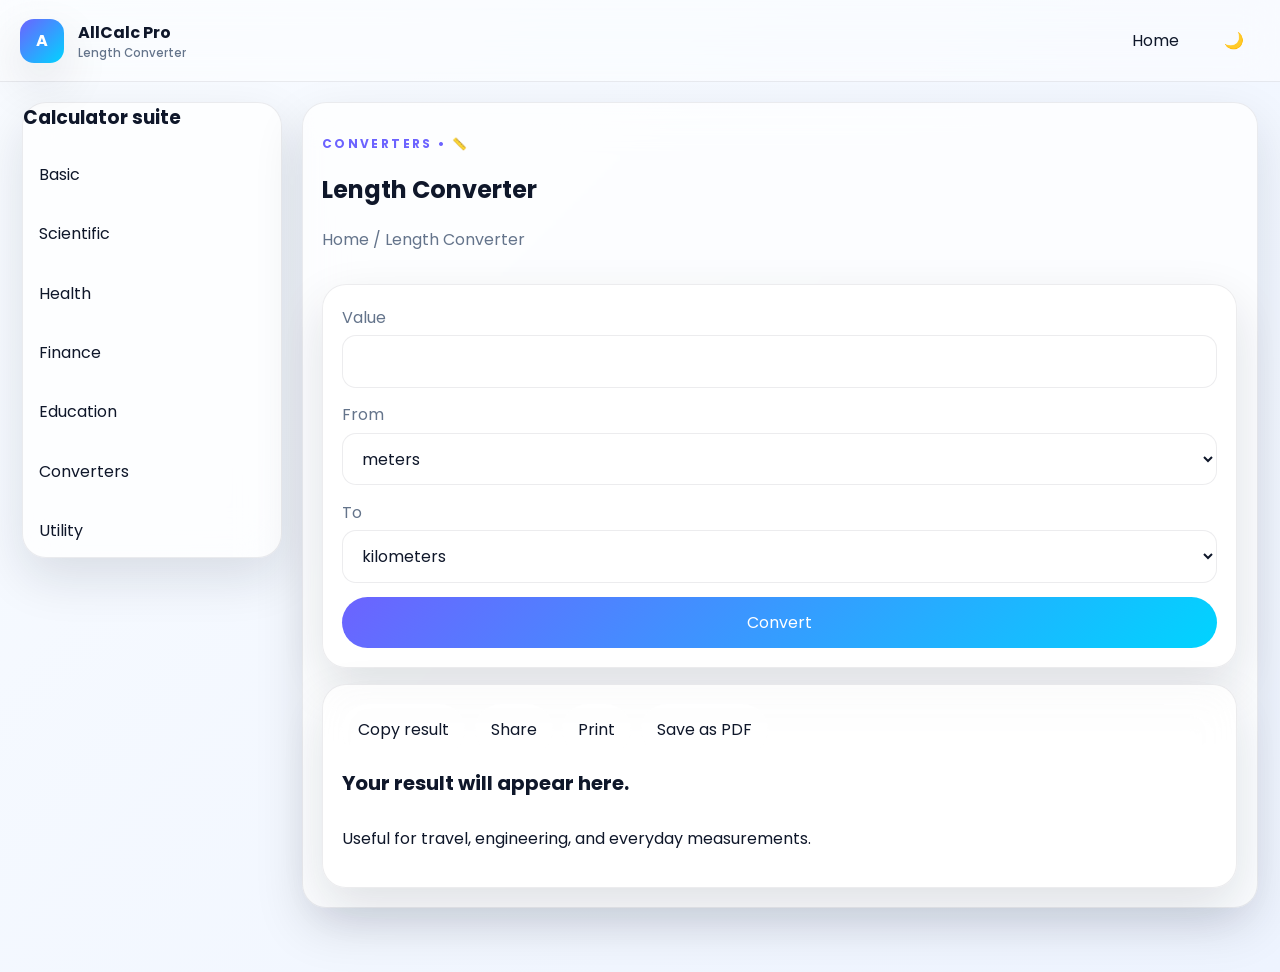
<file: AllCalc-Pro/calculators/length.html>
<!DOCTYPE html>
<html lang="en" data-theme="light">
  <head>
    <meta charset="UTF-8" />
    <meta name="viewport" content="width=device-width, initial-scale=1.0" />
    <title>Length Converter | AllCalc Pro</title>
    <link rel="preconnect" href="https://fonts.googleapis.com" />
    <link rel="preconnect" href="https://fonts.gstatic.com" crossorigin />
    <link href="https://fonts.googleapis.com/css2?family=Poppins:wght@300;400;500;600;700&display=swap" rel="stylesheet" />
    <link rel="stylesheet" href="../style.css" />
  </head>
  <body data-page="length">
    <div class="toast-container" id="toast-container"></div>
    <header class="topbar">
      <a class="brand" href="../index.html"><span class="brand-mark">A</span><span><strong>AllCalc Pro</strong><small>Length Converter</small></span></a>
      <nav class="top-nav" aria-label="Calculator navigation"><a href="../index.html">Home</a><button class="theme-toggle" id="theme-toggle" aria-label="Toggle theme">🌙</button></nav>
    </header>
    <main class="page-shell has-sidebar">
      <aside class="sidebar"><div class="sidebar-card"><h3>Calculator suite</h3><a class="nav-link" href="basic.html">Basic</a><a class="nav-link" href="scientific.html">Scientific</a><a class="nav-link" href="health.html">Health</a><a class="nav-link" href="emi.html">Finance</a><a class="nav-link" href="cgpa.html">Education</a><a class="nav-link" href="length.html">Converters</a><a class="nav-link" href="age.html">Utility</a></div></aside>
      <section class="calc-shell">
        <div class="page-intro"><div><p class="eyebrow">Converters • 📏</p><h1>Length Converter</h1><p class="breadcrumbs"><a href="../index.html">Home</a> / Length Converter</p></div></div>
        <form class="calc-shell"><div class="form-grid"><label>Value <input id="value-input" type="number" step="any" required /></label><label>From <select id="from-unit"><option value="m">meters</option><option value="km">kilometers</option><option value="cm">centimeters</option><option value="mm">millimeters</option><option value="ft">feet</option><option value="in">inches</option><option value="mi">miles</option></select></label><label>To <select id="to-unit"><option value="km">kilometers</option><option value="m">meters</option><option value="cm">centimeters</option><option value="ft">feet</option><option value="in">inches</option><option value="mi">miles</option></select></label><button class="btn btn-primary" type="submit">Convert</button></div></form>
        <div class="result-card"><div class="result-actions"><button class="btn btn-secondary copy-result" type="button">Copy result</button><button class="btn btn-secondary share-result" type="button">Share</button><button class="btn btn-secondary print-result" type="button">Print</button><button class="btn btn-secondary pdf-result" type="button">Save as PDF</button></div><div class="result" id="result-output">Your result will appear here.</div><p>Useful for travel, engineering, and everyday measurements.</p></div>
      </section>
    </main>
    <script src="../js/calculators.js"></script>
    <script src="../script.js"></script>
  </body>
</html>
</file>
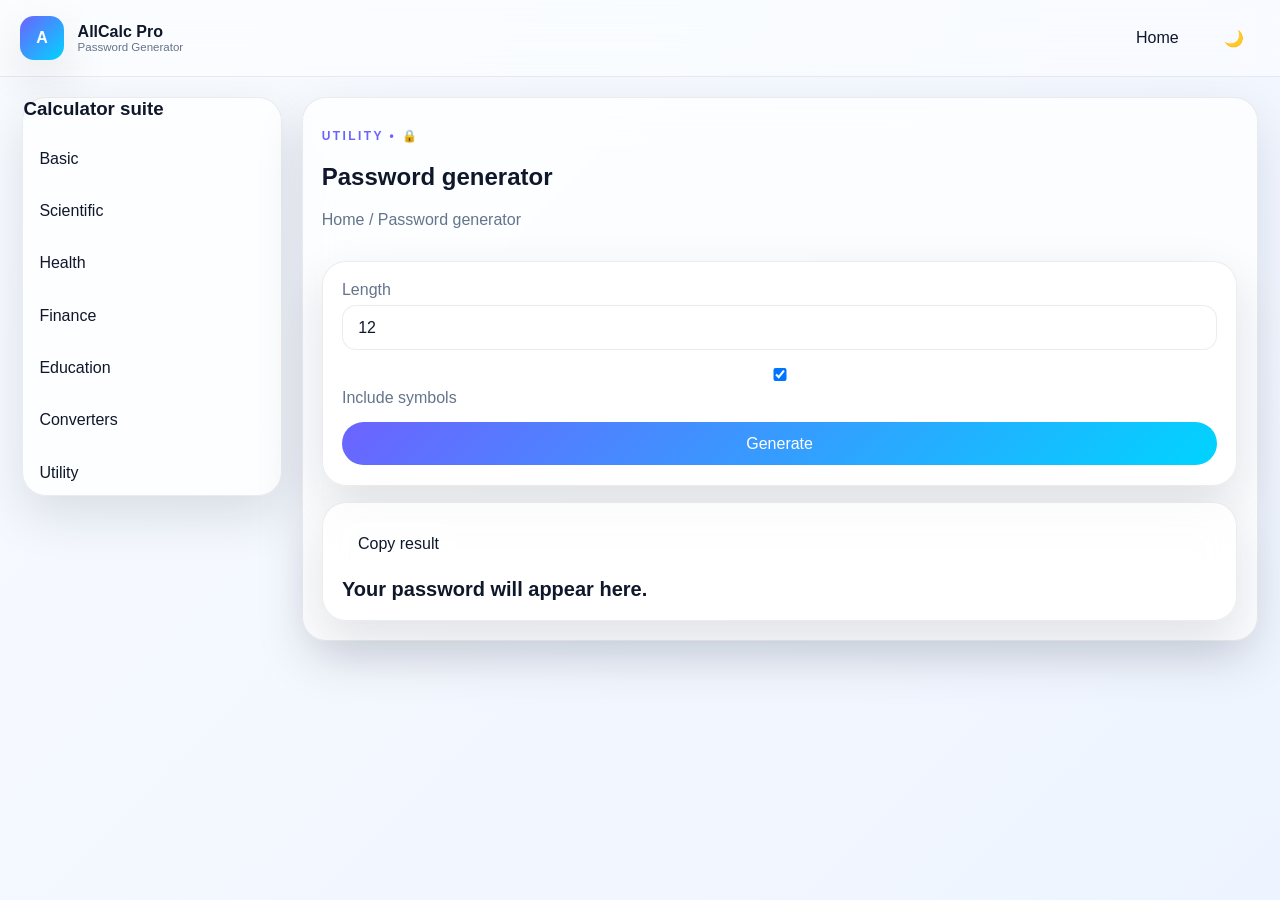
<file: AllCalc-Pro/calculators/password.html>
<!DOCTYPE html>
<html lang="en" data-theme="light">
  <head>
    <meta charset="utf-8" />
    <meta name="viewport" content="width=device-width,initial-scale=1" />
    <title>Password Generator | AllCalc Pro</title>
    <link rel="stylesheet" href="../style.css" />
  </head>
  <body data-page="password">
    <div class="toast-container" id="toast-container"></div>
    <header class="topbar"><a class="brand" href="../index.html"><span class="brand-mark">A</span><span><strong>AllCalc Pro</strong><small>Password Generator</small></span></a><nav class="top-nav"><a href="../index.html">Home</a><button class="theme-toggle" id="theme-toggle">🌙</button></nav></header>
    <main class="page-shell has-sidebar">
      <aside class="sidebar"><div class="sidebar-card"><h3>Calculator suite</h3><a class="nav-link" href="basic.html">Basic</a><a class="nav-link" href="scientific.html">Scientific</a><a class="nav-link" href="health.html">Health</a><a class="nav-link" href="emi.html">Finance</a><a class="nav-link" href="cgpa.html">Education</a><a class="nav-link" href="length.html">Converters</a><a class="nav-link" href="age.html">Utility</a></div></aside>
      <section class="calc-shell">
        <div class="page-intro"><div><p class="eyebrow">Utility • 🔒</p><h1>Password generator</h1><p class="breadcrumbs"><a href="../index.html">Home</a> / Password generator</p></div></div>
        <form class="calc-shell">
          <div class="form-grid">
            <label>Length <input id="password-length" type="number" min="4" max="64" value="12" /></label>
            <label><input id="include-symbols" type="checkbox" checked /> Include symbols</label>
            <button class="btn btn-primary" type="submit">Generate</button>
          </div>
        </form>
        <div class="result-card"><div class="result-actions"><button class="btn btn-secondary copy-result">Copy result</button></div><div class="result" id="result-output">Your password will appear here.</div></div>
      </section>
    </main>
    <script src="../js/calculators.js"></script>
    <script src="../script.js"></script>
  </body>
</html>
</file>
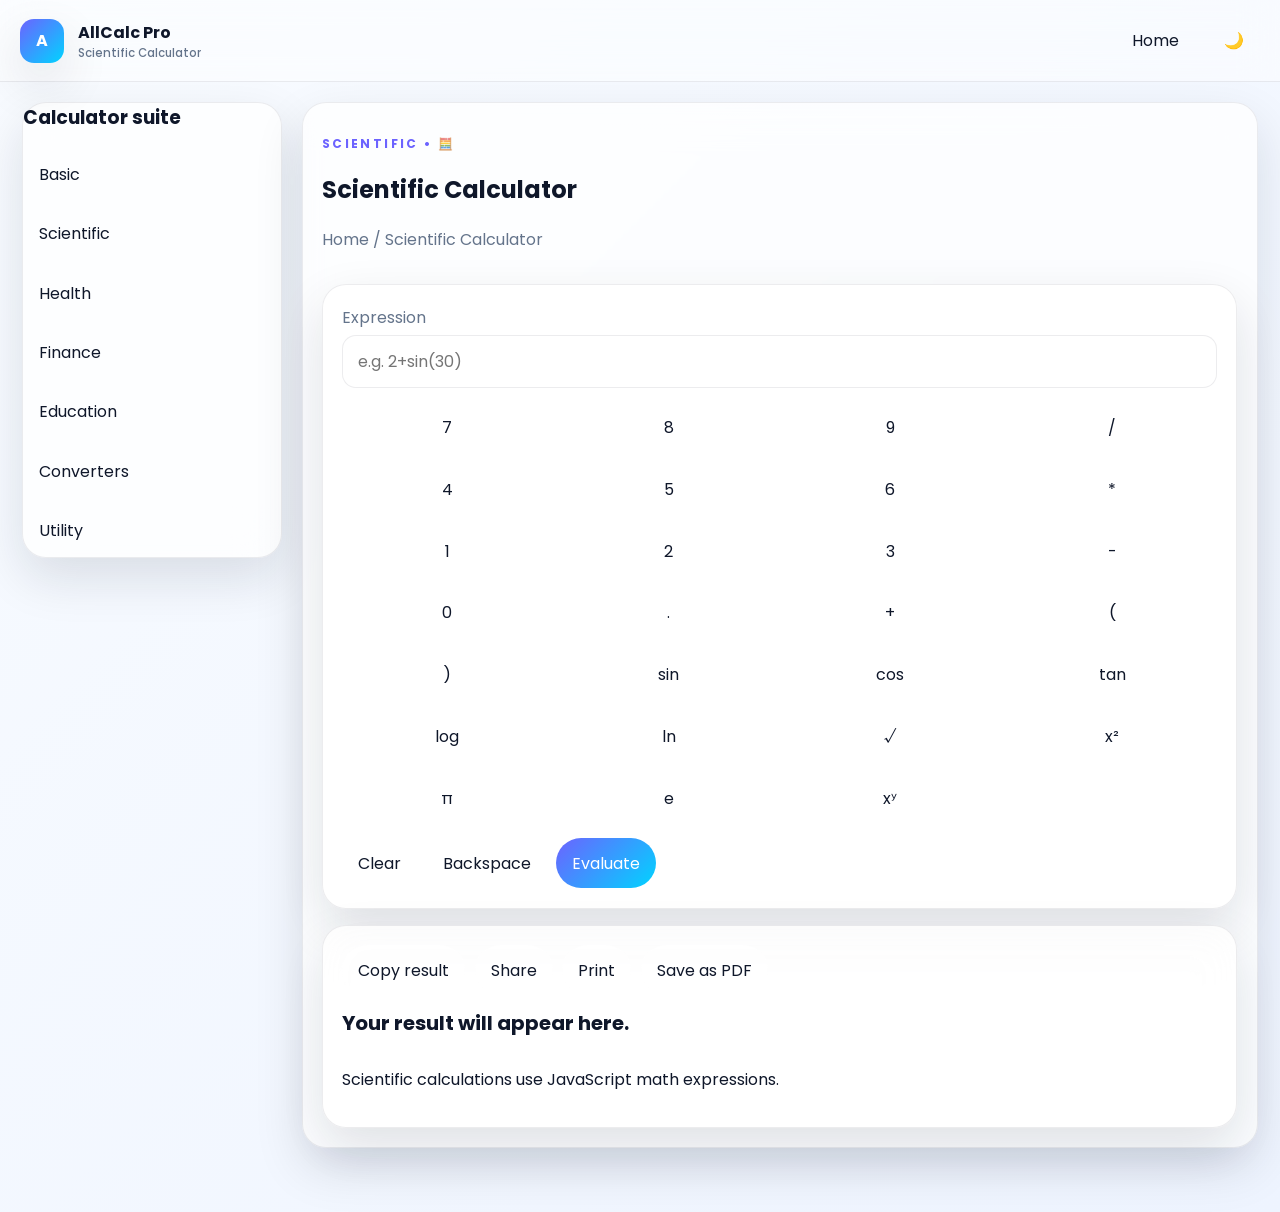
<file: AllCalc-Pro/calculators/scientific.html>
<!DOCTYPE html>
<html lang="en" data-theme="light">
  <head>
    <meta charset="UTF-8" />
    <meta name="viewport" content="width=device-width, initial-scale=1.0" />
    <title>Scientific Calculator | AllCalc Pro</title>
    <meta name="description" content="Perform advanced scientific calculations with buttons and memory-style input." />
    <link rel="preconnect" href="https://fonts.googleapis.com" />
    <link rel="preconnect" href="https://fonts.gstatic.com" crossorigin />
    <link href="https://fonts.googleapis.com/css2?family=Poppins:wght@300;400;500;600;700&display=swap" rel="stylesheet" />
    <link rel="stylesheet" href="../style.css" />
  </head>
  <body data-page="scientific">
    <div class="toast-container" id="toast-container"></div>
    <header class="topbar">
      <a class="brand" href="../index.html"><span class="brand-mark">A</span><span><strong>AllCalc Pro</strong><small>Scientific Calculator</small></span></a>
      <nav class="top-nav" aria-label="Calculator navigation"><a href="../index.html">Home</a><button class="theme-toggle" id="theme-toggle" aria-label="Toggle theme">🌙</button></nav>
    </header>
    <main class="page-shell has-sidebar">
      <aside class="sidebar"><div class="sidebar-card"><h3>Calculator suite</h3><a class="nav-link" href="basic.html">Basic</a><a class="nav-link" href="scientific.html">Scientific</a><a class="nav-link" href="health.html">Health</a><a class="nav-link" href="emi.html">Finance</a><a class="nav-link" href="cgpa.html">Education</a><a class="nav-link" href="length.html">Converters</a><a class="nav-link" href="age.html">Utility</a></div></aside>
      <section class="calc-shell">
        <div class="page-intro"><div><p class="eyebrow">Scientific • 🧮</p><h1>Scientific Calculator</h1><p class="breadcrumbs"><a href="../index.html">Home</a> / Scientific Calculator</p></div></div>
        <form class="calc-shell" id="scientific-form"><div class="form-grid"><label>Expression <input id="scientific-display" type="text" placeholder="e.g. 2+sin(30)" autocomplete="off" /></label><div class="scientific-grid"><button type="button" data-value="7">7</button><button type="button" data-value="8">8</button><button type="button" data-value="9">9</button><button type="button" data-value="/">/</button><button type="button" data-value="4">4</button><button type="button" data-value="5">5</button><button type="button" data-value="6">6</button><button type="button" data-value="*">*</button><button type="button" data-value="1">1</button><button type="button" data-value="2">2</button><button type="button" data-value="3">3</button><button type="button" data-value="-">-</button><button type="button" data-value="0">0</button><button type="button" data-value=".">.</button><button type="button" data-value="+">+</button><button type="button" data-value="(">(</button><button type="button" data-value=")">)</button><button type="button" data-value="Math.sin(30*Math.PI/180)">sin</button><button type="button" data-value="Math.cos(30*Math.PI/180)">cos</button><button type="button" data-value="Math.tan(30*Math.PI/180)">tan</button><button type="button" data-value="Math.log10(100)">log</button><button type="button" data-value="Math.log(2.718281828)">ln</button><button type="button" data-value="Math.sqrt(16)">√</button><button type="button" data-value="Math.pow(2,3)">x²</button><button type="button" data-value="Math.PI">π</button><button type="button" data-value="Math.E">e</button><button type="button" data-value="Math.pow(2,4)">xʸ</button></div><div class="memory-row"><button class="btn btn-secondary" type="button" id="clear-display">Clear</button><button class="btn btn-secondary" type="button" id="backspace-display">Backspace</button><button class="btn btn-primary" type="submit">Evaluate</button></div></div></form>
        <div class="result-card"><div class="result-actions"><button class="btn btn-secondary copy-result" type="button">Copy result</button><button class="btn btn-secondary share-result" type="button">Share</button><button class="btn btn-secondary print-result" type="button">Print</button><button class="btn btn-secondary pdf-result" type="button">Save as PDF</button></div><div class="result" id="result-output">Your result will appear here.</div><p>Scientific calculations use JavaScript math expressions.</p></div>
      </section>
    </main>
    <script src="../js/calculators.js"></script>
    <script src="../script.js"></script>
  </body>
</html>
</file>
<file: AllCalc-Pro/style.css>
:root { color-scheme: light; --bg: linear-gradient(135deg, #f8fbff 0%, #eef4ff 100%); --surface: rgba(255,255,255,0.75); --surface-strong: rgba(255,255,255,0.95); --text: #0f172a; --muted: #64748b; --border: rgba(15, 23, 42, 0.08); --primary: #6c63ff; --secondary: #00d4ff; --accent: #00ffb2; --shadow: 0 20px 50px rgba(15, 23, 42, 0.12); --radius: 24px; }
:root[data-theme="dark"] { color-scheme: dark; --bg: linear-gradient(135deg, #020617 0%, #111827 100%); --surface: rgba(15, 23, 42, 0.76); --surface-strong: rgba(15, 23, 42, 0.92); --text: #f8fafc; --muted: #94a3b8; --border: rgba(148, 163, 184, 0.15); --shadow: 0 20px 50px rgba(2, 6, 23, 0.46); }
* { box-sizing: border-box; }
html { scroll-behavior: smooth; }
body { margin: 0; font-family: 'Poppins', sans-serif; background: var(--bg); color: var(--text); min-height: 100vh; transition: background 0.25s ease, color 0.25s ease; }
a { color: inherit; text-decoration: none; }
button, input, select, textarea { font: inherit; }
img { max-width: 100%; display: block; }
.topbar { position: sticky; top: 0; z-index: 800; display: flex; justify-content: space-between; align-items: center; padding: 1rem 1.25rem; backdrop-filter: blur(18px); background: rgba(255,255,255,0.44); border-bottom: 1px solid var(--border); }
:root[data-theme="dark"] .topbar { background: rgba(2, 6, 23, 0.72); }
.brand { display: flex; align-items: center; gap: 0.85rem; font-weight: 700; }
.brand-mark { display: grid; place-items: center; width: 44px; height: 44px; border-radius: 14px; color: white; background: linear-gradient(135deg, var(--primary), var(--secondary)); box-shadow: var(--shadow); }
.brand small { display: block; font-size: 0.72rem; color: var(--muted); font-weight: 500; }
.top-nav { display: flex; gap: 0.8rem; align-items: center; }
.top-nav a, .theme-toggle { padding: 0.7rem 0.95rem; border-radius: 999px; border: 1px solid transparent; background: transparent; color: var(--text); }
.top-nav a:hover, .theme-toggle:hover { background: rgba(108, 99, 255, 0.12); }
.theme-toggle { cursor: pointer; }
.page-shell { max-width: 1280px; margin: 0 auto; padding: 1rem 1rem 4rem; display: grid; gap: 1.2rem; }
.sidebar { display: none; position: sticky; top: 88px; height: fit-content; }
.sidebar-card, .card, .calculator-card, .category-card, .quote-card, .stat-card, .faq-item, .calc-shell, .result-card { background: var(--surface); border: 1px solid var(--border); border-radius: var(--radius); box-shadow: var(--shadow); backdrop-filter: blur(20px); }
.sidebar-card .nav-link { display: block; padding: 0.85rem 1rem; margin-bottom: 0.45rem; border-radius: 18px; color: var(--text); transition: background 0.2s ease, transform 0.2s ease; }
.sidebar-card .nav-link:hover, .sidebar-card .nav-link.active { background: rgba(108, 99, 255, 0.12); }
.sidebar-card .nav-link:last-child { margin-bottom: 0; }
.sidebar-card h3 { margin-top: 0; margin-bottom: 1rem; }
.sidebar-card .nav-link.active { font-weight: 700; }

.card, .calculator-card, .category-card, .quote-card, .stat-card, .faq-item, .calc-shell, .result-card { padding: 1.2rem; }
.hero { display: grid; gap: 1rem; align-items: center; padding: 2rem; background: linear-gradient(135deg, rgba(108, 99, 255, 0.18), rgba(0, 212, 255, 0.14)); }
.eyebrow { text-transform: uppercase; letter-spacing: 0.2em; color: var(--primary); font-size: 0.75rem; font-weight: 700; }
.hero h1 { font-size: clamp(1.8rem, 4vw, 3rem); margin: 0.3rem 0 0.8rem; }
.hero p { color: var(--muted); line-height: 1.7; }
.hero-actions { display: flex; gap: 0.9rem; flex-wrap: wrap; margin-top: 1rem; }
.hero-tags { display: flex; gap: 0.6rem; flex-wrap: wrap; margin-top: 1rem; }
.hero-tags span { padding: 0.55rem 0.8rem; border-radius: 999px; border: 1px solid var(--border); background: rgba(255,255,255,0.25); }
.hero-panel { display: grid; gap: 0.9rem; }
.metric-card { padding: 1rem; border-radius: 18px; background: var(--surface-strong); border: 1px solid var(--border); }
.metric-card strong { font-size: 1.7rem; display: block; }
.metric-card span { color: var(--muted); }
.search-panel { display: grid; gap: 0.9rem; }
.search-box { display: flex; align-items: center; gap: 0.65rem; padding: 0.9rem 1rem; border-radius: 999px; background: var(--surface-strong); border: 1px solid var(--border); }
.search-box input { width: 100%; border: none; outline: none; background: transparent; color: var(--text); }
.chip-row { display: flex; gap: 0.6rem; flex-wrap: wrap; }
.chip { border: 1px solid var(--border); border-radius: 999px; background: transparent; color: var(--text); padding: 0.5rem 0.8rem; cursor: pointer; }
.chip.is-active { background: linear-gradient(135deg, var(--primary), var(--secondary)); color: white; }
.section { display: grid; gap: 1rem; }
.section-heading h2 { margin: 0 0 0.2rem; }
.section-heading p { margin: 0; color: var(--muted); }
.grid { display: grid; gap: 1rem; }
.categories-grid, .calculator-grid, .testimonials-grid { grid-template-columns: repeat(1, minmax(0, 1fr)); }
.category-card { display: block; transition: transform 0.2s ease, box-shadow 0.2s ease; }
.category-card:hover, .calculator-card:hover { transform: translateY(-3px); }
.calculator-card { display: grid; gap: 0.8rem; }
.card-head { display: flex; justify-content: space-between; align-items: center; }
.favorite-btn { border: none; background: transparent; cursor: pointer; font-size: 1.1rem; }
.btn { display: inline-flex; align-items: center; justify-content: center; gap: 0.4rem; border: none; border-radius: 999px; padding: 0.8rem 1rem; cursor: pointer; transition: transform 0.2s ease; position: relative; overflow: hidden; }
.btn:hover { transform: translateY(-1px); }
.btn-primary { background: linear-gradient(135deg, var(--primary), var(--secondary)); color: white; }
.btn-secondary { background: rgba(255,255,255,0.65); color: var(--text); }
.btn-mini { padding: 0.5rem 0.8rem; background: rgba(108, 99, 255, 0.14); }
.stats-grid { grid-template-columns: 1fr; }
.stat-card ul { padding-left: 1rem; color: var(--muted); }
.stat-card li { margin-bottom: 0.5rem; }
.quote-card p { color: var(--muted); }
.faq-list { display: grid; gap: 0.75rem; }
.faq-item summary { cursor: pointer; font-weight: 600; }
.faq-item p { color: var(--muted); margin-top: 0.7rem; }
.footer { text-align: center; padding: 2rem 1rem 3rem; color: var(--muted); }
.back-to-top, .fab { position: fixed; right: 1rem; z-index: 900; border: none; cursor: pointer; border-radius: 50%; color: white; background: linear-gradient(135deg, var(--primary), var(--secondary)); box-shadow: var(--shadow); }
.back-to-top { bottom: 1rem; width: 48px; height: 48px; display: none; }
.fab { bottom: 5rem; width: 56px; height: 56px; }
.back-to-top.show { display: grid; place-items: center; }
.toast-container { position: fixed; right: 1rem; bottom: 6rem; display: grid; gap: 0.6rem; z-index: 950; }
.toast { padding: 0.8rem 1rem; border-radius: 999px; background: var(--surface-strong); border: 1px solid var(--border); box-shadow: var(--shadow); }
.ripple { position: absolute; border-radius: 50%; transform: scale(0); animation: ripple 0.6s linear; pointer-events: none; background: rgba(255,255,255,0.45); }
@keyframes ripple { to { transform: scale(2.5); opacity: 0; } }
.page-intro { display: flex; justify-content: space-between; align-items: center; gap: 0.8rem; flex-wrap: wrap; }
.breadcrumbs { color: var(--muted); }
.calc-shell { display: grid; gap: 1rem; }
.form-grid { display: grid; gap: 0.9rem; }
label { display: grid; gap: 0.35rem; color: var(--muted); }
input, select, textarea { border: 1px solid var(--border); border-radius: 14px; padding: 0.8rem 0.95rem; background: var(--surface-strong); color: var(--text); outline: none; }
input:focus, select:focus, textarea:focus { border-color: var(--primary); box-shadow: 0 0 0 3px rgba(108, 99, 255, 0.16); }
.result-card { display: grid; gap: 0.8rem; }
.result-card .result { font-size: 1.25rem; font-weight: 700; word-break: break-word; }
.result-actions { display: flex; flex-wrap: wrap; gap: 0.6rem; }
.scientific-grid { display: grid; grid-template-columns: repeat(4, minmax(0, 1fr)); gap: 0.7rem; }
.scientific-grid button { border: none; border-radius: 16px; padding: 0.8rem; background: var(--surface-strong); color: var(--text); cursor: pointer; }
.scientific-grid button:hover { background: rgba(108, 99, 255, 0.12); }
.memory-row { display: flex; gap: 0.6rem; flex-wrap: wrap; }
@media (min-width: 768px) {
	.page-shell { padding: 1.25rem 1.4rem 4rem; }
	.categories-grid { grid-template-columns: repeat(2, minmax(0, 1fr)); }
	.calculator-grid { grid-template-columns: repeat(2, minmax(0, 1fr)); }
	.stats-grid { grid-template-columns: repeat(2, minmax(0, 1fr)); }
	.hero { grid-template-columns: 1.4fr 0.8fr; }
	.page-shell.has-sidebar .sidebar { display: block; width: 260px; }
	.page-shell.has-sidebar { grid-template-columns: 260px minmax(0, 1fr); align-items: start; }
}
@media (min-width: 1024px) { .categories-grid { grid-template-columns: repeat(4, minmax(0, 1fr)); } .calculator-grid { grid-template-columns: repeat(3, minmax(0, 1fr)); } .testimonials-grid { grid-template-columns: repeat(3, minmax(0, 1fr)); } .stats-grid { grid-template-columns: repeat(3, minmax(0, 1fr)); } }
</file>
